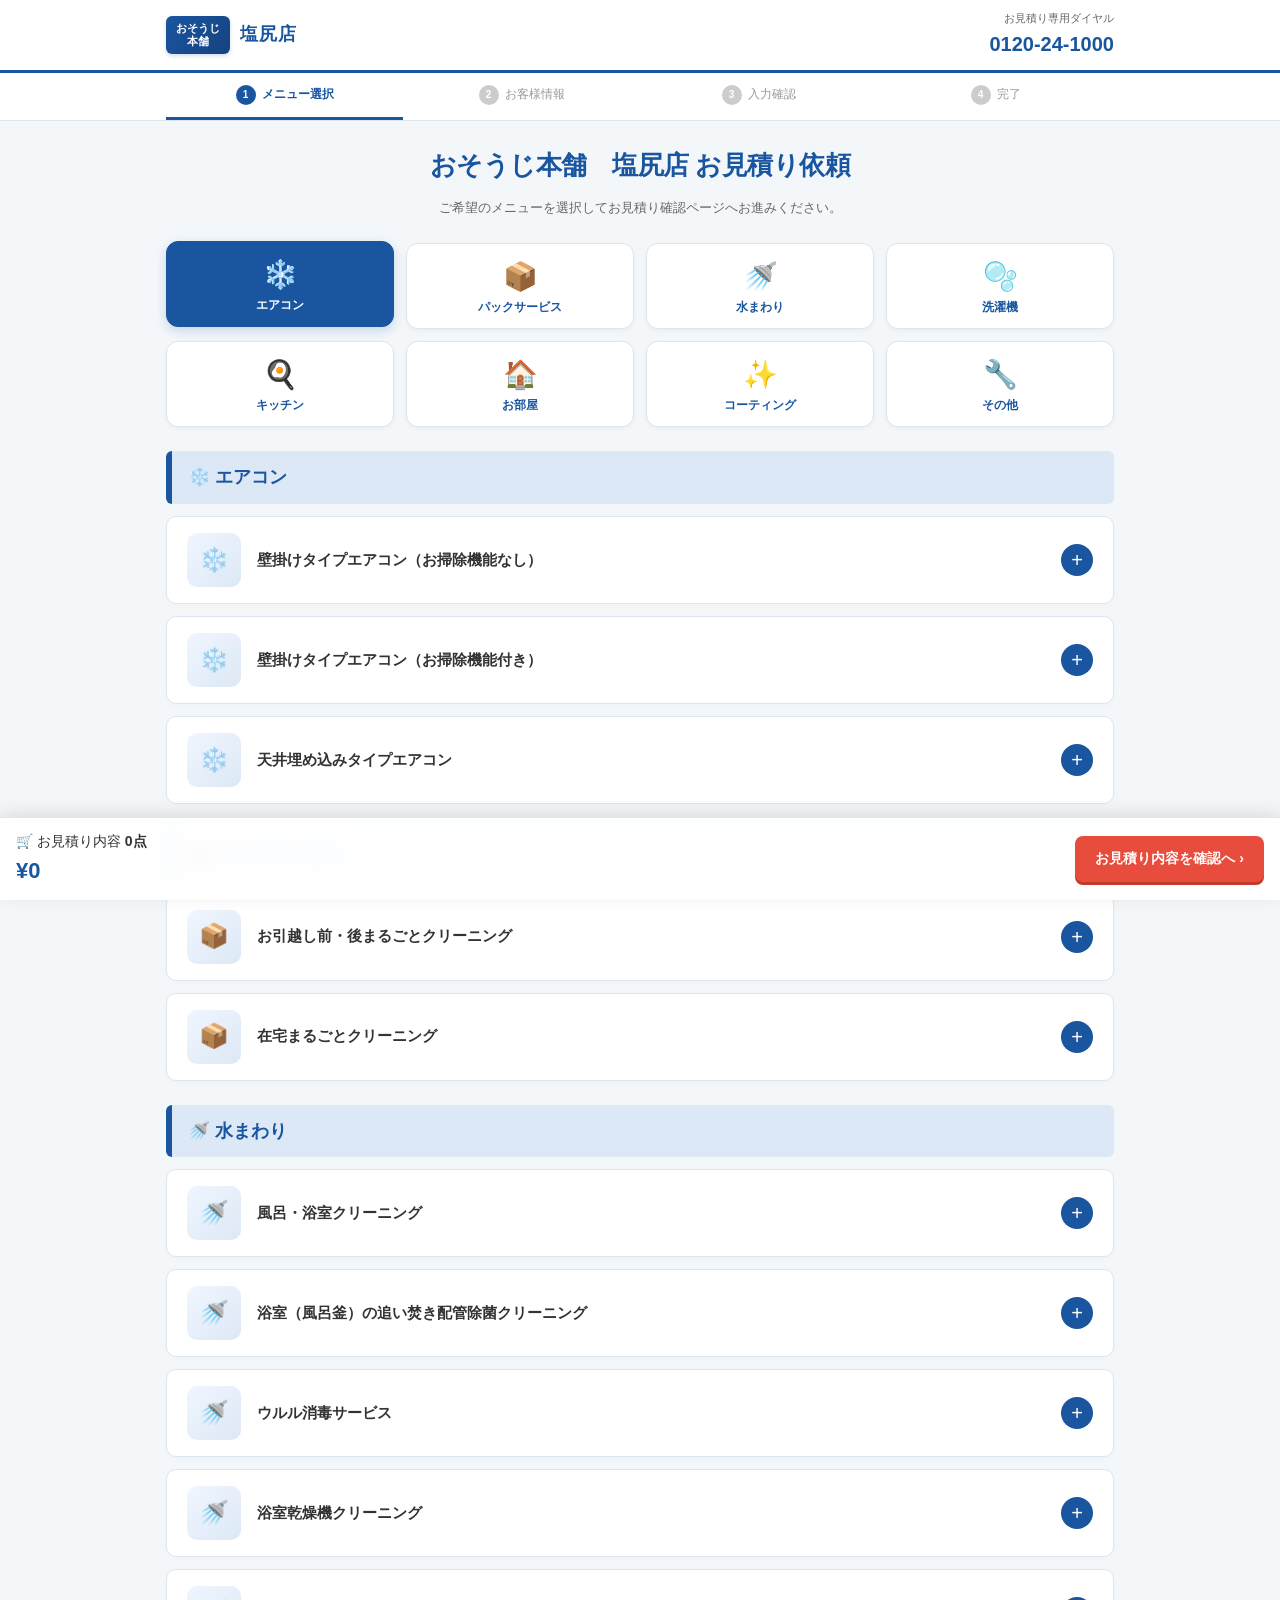
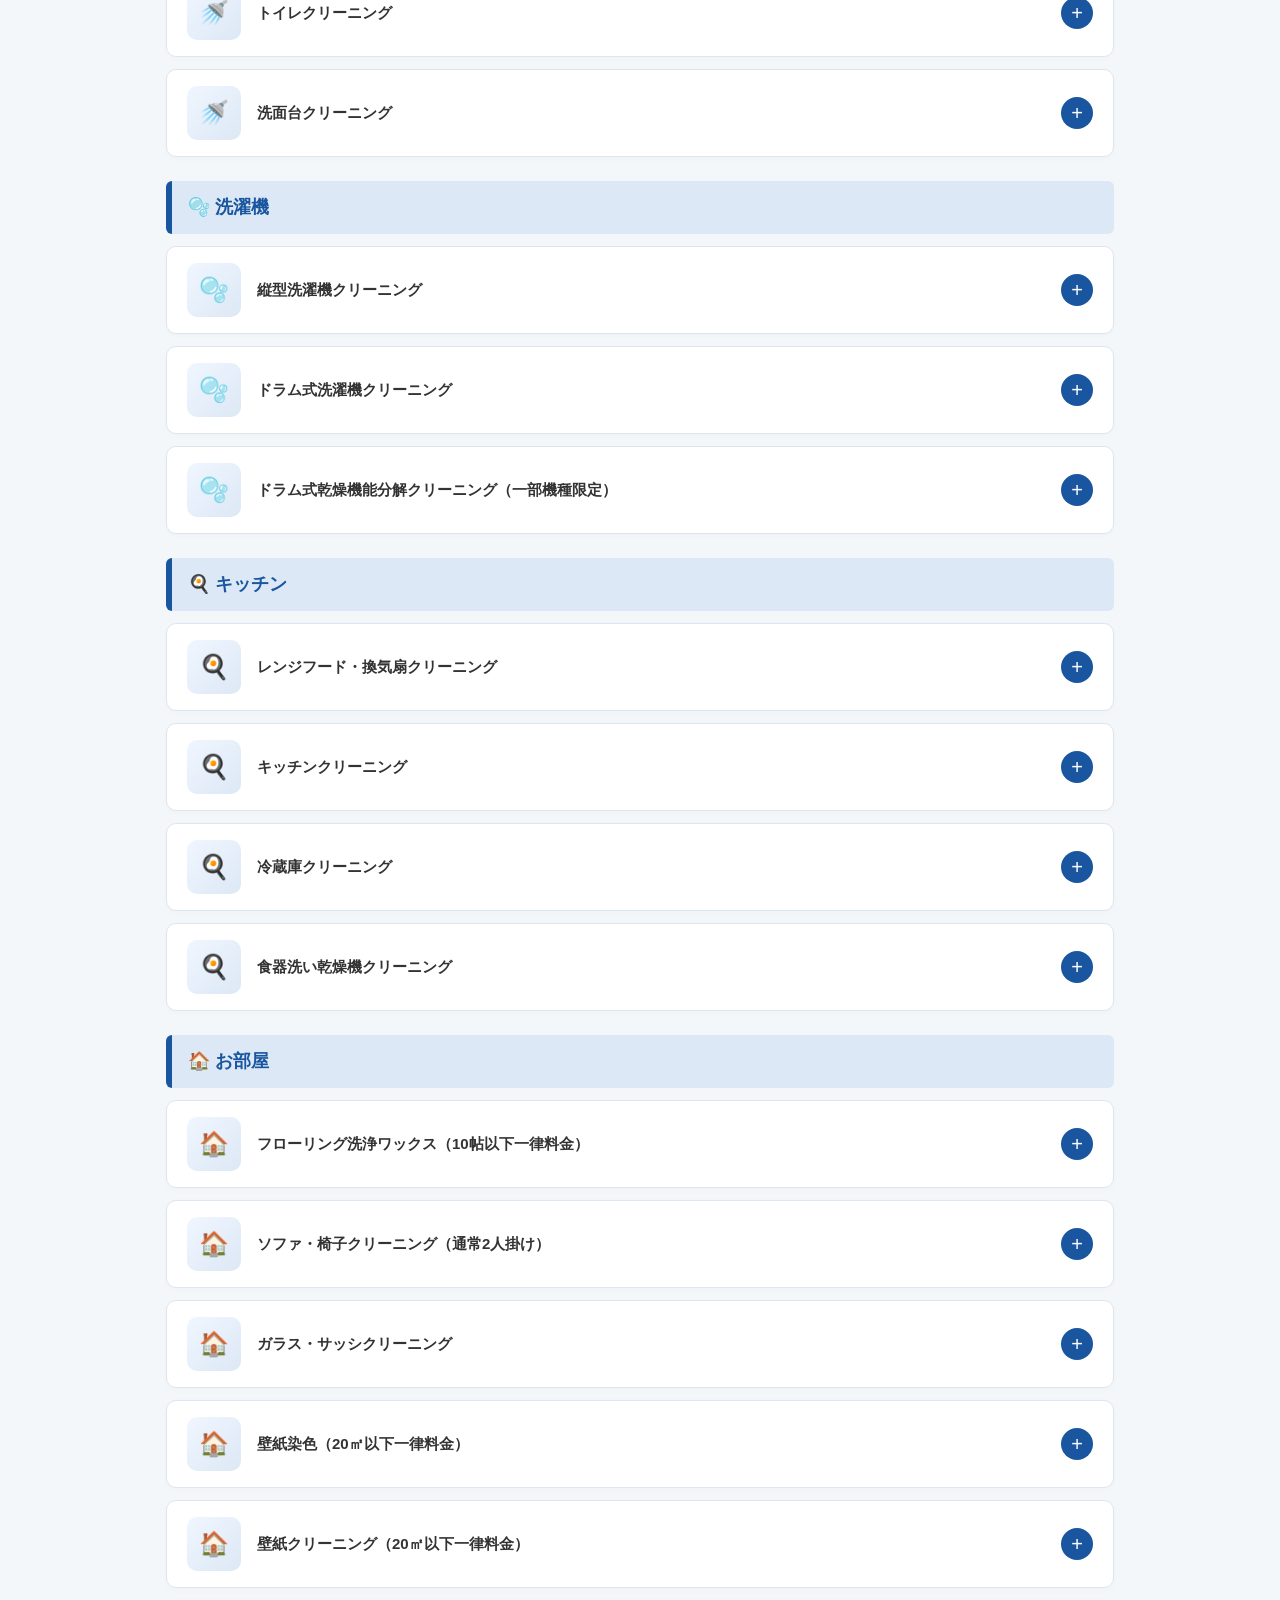
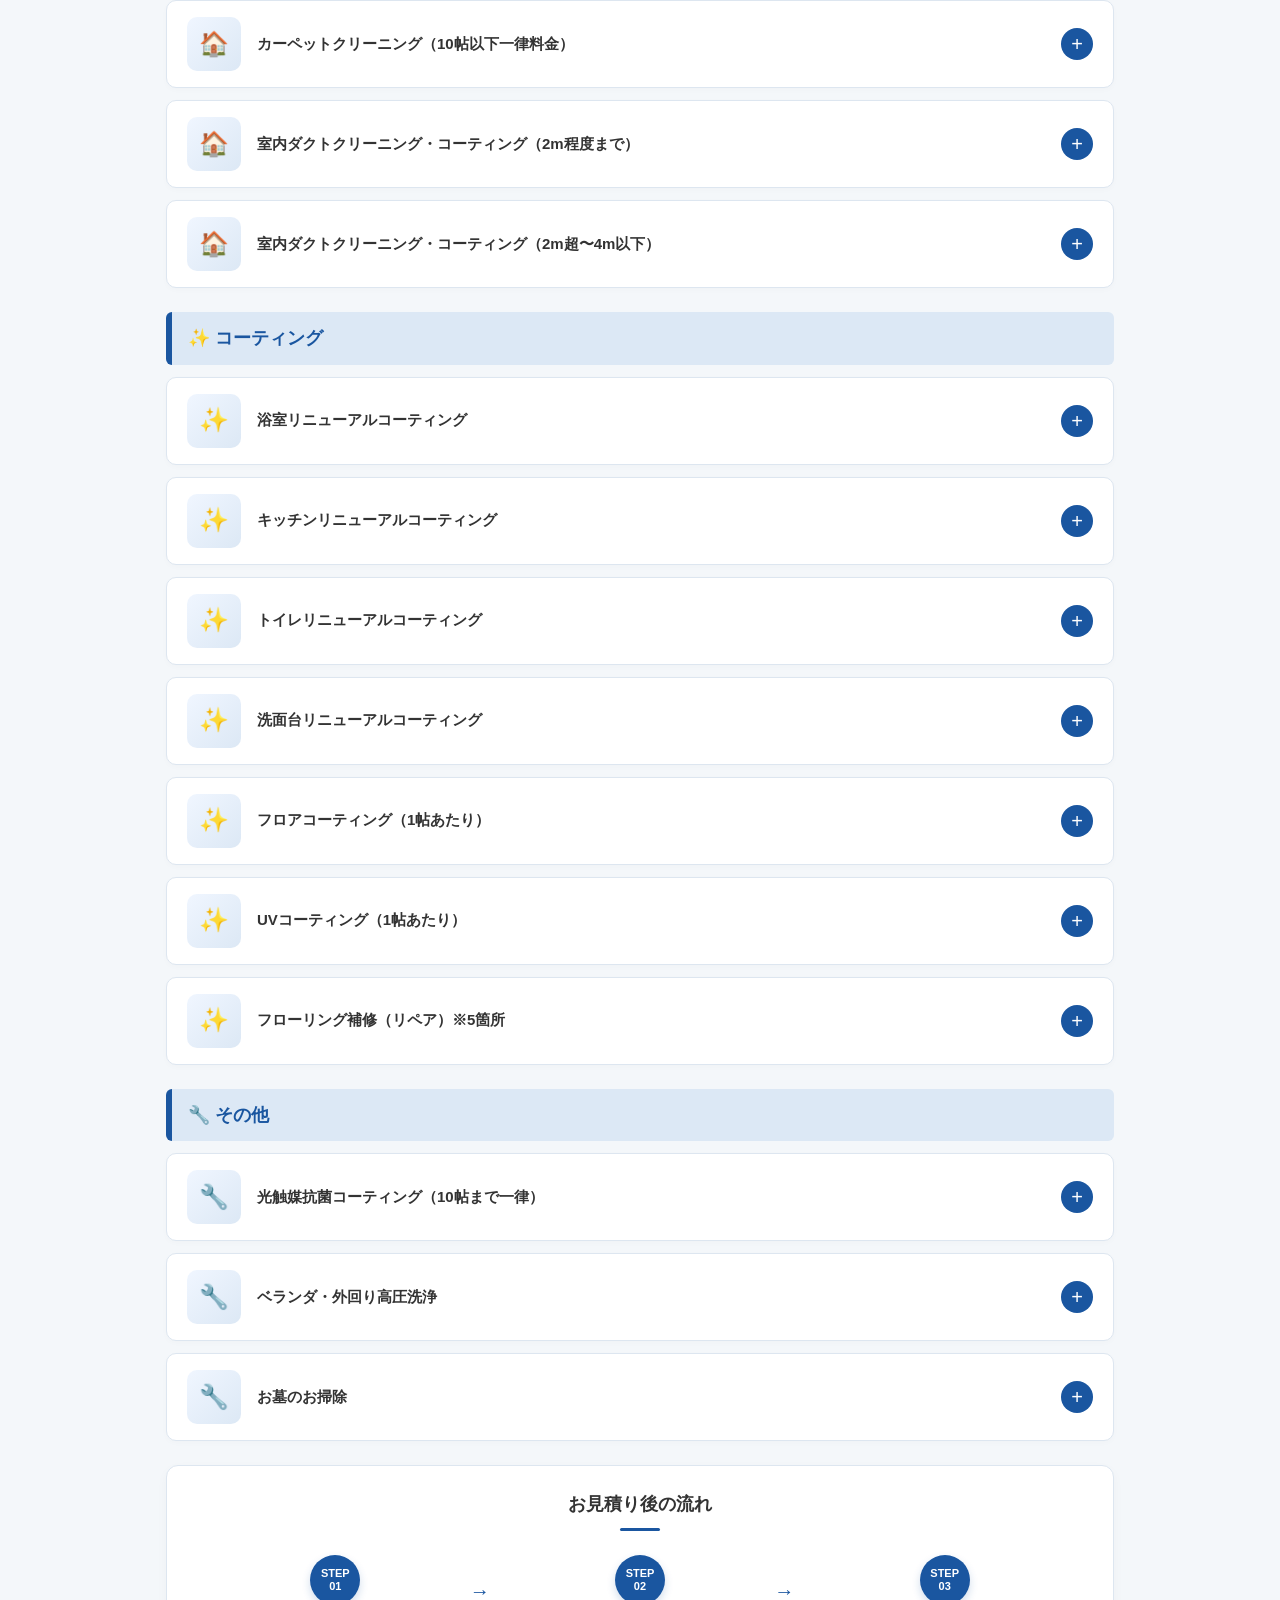
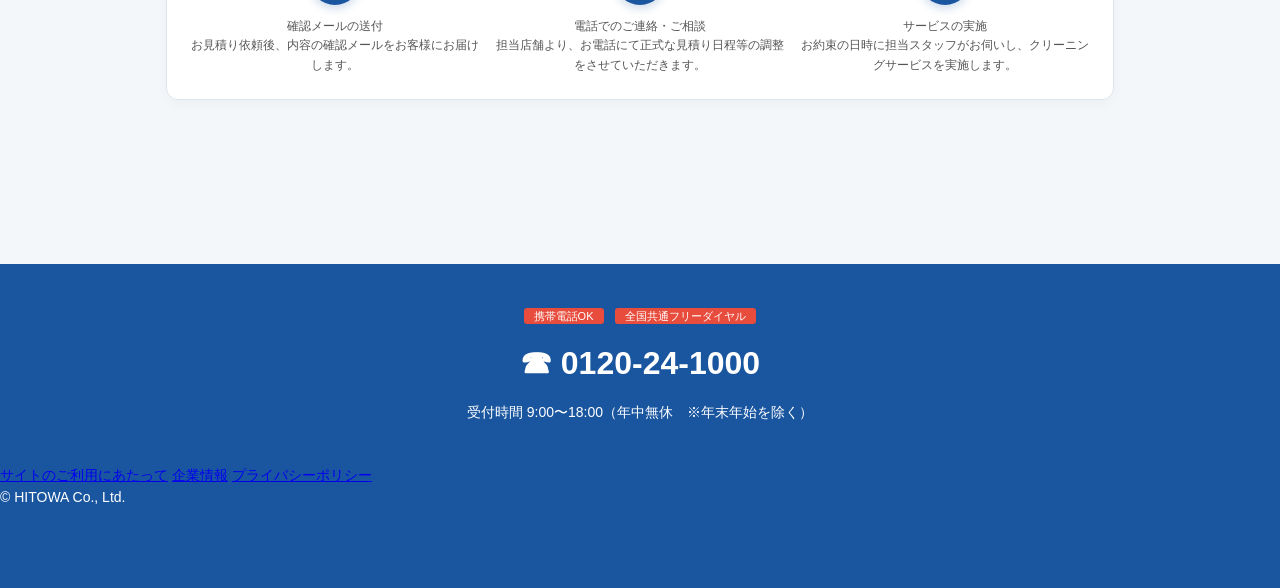
<file: index.html>
<!DOCTYPE html>
<html lang="ja">

<head>
  <meta charset="UTF-8">
  <meta name="viewport" content="width=device-width, initial-scale=1.0">
  <title>おそうじ本舗 塩尻店 | お見積り依頼</title>
  <link rel="stylesheet" href="css/style.css">
</head>

<body>
  <!-- Header -->
  <div class="header">
    <div class="header-inner">
      <div class="header-logo">
        <div class="logo-mark">おそうじ<br>本舗</div>
        <div class="logo-text">塩尻店</div>
      </div>
      <div class="header-tel">
        お見積り専用ダイヤル
        <strong>0120-24-1000</strong>
      </div>
    </div>
  </div>

  <!-- Step nav -->
  <div class="step-nav">
    <div class="step-nav-inner">
      <ul class="step-list" id="step-list">
        <li class="active" data-step="1"><span class="step-num">1</span> メニュー選択</li>
        <li data-step="2"><span class="step-num">2</span> お客様情報</li>
        <li data-step="3"><span class="step-num">3</span> 入力確認</li>
        <li data-step="4"><span class="step-num">4</span> 完了</li>
      </ul>
    </div>
  </div>

  <div class="main">

    <!-- PAGE 1: Menu Selection -->
    <div class="page active" id="page1">
      <h1 class="page-title">おそうじ本舗　塩尻店 お見積り依頼</h1>
      <p class="page-subtitle">ご希望のメニューを選択してお見積り確認ページへお進みください。</p>

      <!-- Category icon grid -->
      <div class="cat-icon-grid" id="cat-icon-grid">
        <button class="cat-icon-btn active" onclick="scrollToSection('エアコン', this)"><span class="ico">❄️</span>エアコン</button>
        <button class="cat-icon-btn" onclick="scrollToSection('パックサービス', this)"><span class="ico">📦</span>パックサービス</button>
        <button class="cat-icon-btn" onclick="scrollToSection('水まわり', this)"><span class="ico">🚿</span>水まわり</button>
        <button class="cat-icon-btn" onclick="scrollToSection('洗濯機', this)"><span class="ico">🫧</span>洗濯機</button>
        <button class="cat-icon-btn" onclick="scrollToSection('キッチン', this)"><span class="ico">🍳</span>キッチン</button>
        <button class="cat-icon-btn" onclick="scrollToSection('お部屋', this)"><span class="ico">🏠</span>お部屋</button>
        <button class="cat-icon-btn" onclick="scrollToSection('コーティング', this)"><span class="ico">✨</span>コーティング</button>
        <button class="cat-icon-btn" onclick="scrollToSection('その他', this)"><span class="ico">🔧</span>その他</button>
      </div>

      <!-- Menu column (full width, accordion) -->
      <div id="menu-col"></div>

      <!-- Flow section -->
      <div class="flow-section" style="margin-top:20px; margin-bottom:80px;">
        <div class="flow-title">お見積り後の流れ</div>
        <div class="flow-steps">
          <div class="flow-step">
            <div class="flow-step-num">STEP<br>01</div>
            <div class="flow-step-text">確認メールの送付<br>お見積り依頼後、内容の確認メールをお客様にお届けします。</div>
          </div>
          <div class="flow-step">
            <div class="flow-step-num">STEP<br>02</div>
            <div class="flow-step-text">電話でのご連絡・ご相談<br>担当店舗より、お電話にて正式な見積り日程等の調整をさせていただきます。</div>
          </div>
          <div class="flow-step">
            <div class="flow-step-num">STEP<br>03</div>
            <div class="flow-step-text">サービスの実施<br>お約束の日時に担当スタッフがお伺いし、クリーニングサービスを実施します。</div>
          </div>
        </div>
      </div>
    </div>

    <!-- PAGE 2: Customer Info -->
    <div class="page" id="page2">
      <div class="campaign-info-box">
        <strong>WEB限定キャンペーン実施中！</strong><br>
        2台以上のセットでさらにお得。エアコンクリーニングは今がチャンスです。
      </div>

      <div class="form-section-title">お客様情報の入力</div>

      <div class="form-row">
        <label class="form-label">お名前 <span class="req-badge">必須</span></label>
        <div class="form-row-inline">
          <input type="text" class="form-input" id="f-sei" placeholder="姓（例：山田）">
          <input type="text" class="form-input" id="f-mei" placeholder="名（例：太郎）">
        </div>
        <div class="error-msg" id="err-sei">姓を入力してください</div>
        <div class="error-msg" id="err-mei">名を入力してください</div>
      </div>

      <div class="form-row">
        <label class="form-label">お名前（ふりがな） <span class="opt-badge">任意</span></label>
        <div class="form-row-inline">
          <input type="text" class="form-input" id="f-sei-kana" placeholder="せい">
          <input type="text" class="form-input" id="f-mei-kana" placeholder="めい">
        </div>
      </div>

      <div class="form-row">
        <label class="form-label">性別 <span class="opt-badge">任意</span></label>
        <div class="gender-group">
          <label class="gender-label"><input type="radio" name="gender" value="男性" class="form-radio" checked> 男性</label>
          <label class="gender-label"><input type="radio" name="gender" value="女性" class="form-radio"> 女性</label>
        </div>
      </div>

      <div class="form-row">
        <label class="form-label">メールアドレス <span class="req-badge">必須</span></label>
        <input type="email" class="form-input" id="f-email" placeholder="example@osouji.co.jp">
        <div class="error-msg" id="err-email">有効なメールアドレスを入力してください</div>
      </div>

      <div class="form-row">
        <label class="form-label">電話番号 <span class="req-badge">必須</span></label>
        <div class="form-row-inline" style="align-items: center;">
          <input type="tel" class="form-input" id="f-tel1" maxlength="4" style="text-align:center;" placeholder="090">
          <span>-</span>
          <input type="tel" class="form-input" id="f-tel2" maxlength="4" style="text-align:center;" placeholder="1234">
          <span>-</span>
          <input type="tel" class="form-input" id="f-tel3" maxlength="4" style="text-align:center;" placeholder="5678">
        </div>
        <div class="error-msg" id="err-tel">電話番号を正しく入力してください</div>
      </div>

      <div class="form-section-title">サービス訪問先</div>

      <div class="form-row">
        <label class="form-label">郵便番号 <span class="req-badge">必須</span></label>
        <div class="form-row-inline" style="align-items: center; max-width: 200px;">
          <input type="tel" class="form-input" id="f-zip1" maxlength="3" placeholder="399">
          <span>-</span>
          <input type="tel" class="form-input" id="f-zip2" maxlength="4" placeholder="0701">
        </div>
      </div>

      <div class="form-row">
        <label class="form-label">都道府県 <span class="req-badge">必須</span></label>
        <select class="form-select" id="f-pref">
          <option value="長野県" selected>長野県</option>
          <option value="東京都">東京都</option>
          <option value="愛知県">愛知県</option>
        </select>
        <div class="error-msg" id="err-pref">選択してください</div>
      </div>

      <div class="form-row">
        <label class="form-label">市区町村 <span class="req-badge">必須</span></label>
        <input type="text" class="form-input" id="f-city" placeholder="例：塩尻市広丘高出">
        <div class="error-msg" id="err-city">入力してください</div>
      </div>

      <div class="form-row">
        <label class="form-label">番地・建物名 <span class="opt-badge">任意</span></label>
        <input type="text" class="form-input" id="f-addr" placeholder="例：1-2-3" style="margin-bottom:8px;">
        <input type="text" class="form-input" id="f-apt" placeholder="建物名・号室">
      </div>

      <div class="form-section-title">希望日時・その他</div>

      <div class="form-row">
        <label class="form-label">サービス希望日 <span class="req-badge">必須</span></label>
        <input type="date" class="form-input" id="f-date">
        <div class="error-msg" id="err-date">希望日を選択してください</div>
      </div>

      <div class="form-row">
        <label class="form-label">希望時間帯 <span class="opt-badge">任意</span></label>
        <select class="form-select" id="f-time">
          <option value="">指定なし</option>
          <option value="午前中">午前中 (9:00〜12:00)</option>
          <option value="12:00〜15:00">12:00〜15:00</option>
          <option value="15:00〜18:00">15:00〜18:00</option>
        </select>
      </div>

      <div class="form-row">
        <label class="form-label">備考・ご要望 <span class="opt-badge">任意</span></label>
        <textarea class="form-textarea" id="f-note" rows="4" placeholder="駐車場の有無、ペットの有無など気になる点がございましたらご記入ください。"></textarea>
      </div>

      <div class="notice-box">
        ※本フォームからの送信は正式な注文ではありません。担当店舗より内容確認のお電話をさせていただき、日程が確定した時点で予約完了となります。
      </div>

      <div class="form-check-wrap">
        <input type="checkbox" class="form-check" id="f-policy">
        <label class="check-label" for="f-policy">
          <a href="#" class="policy-link">プライバシーポリシー</a> に同意する
        </label>
      </div>

      <button class="btn-submit" onclick="goToConfirm()">確認画面へ進む ›</button>
      <button class="btn-back-center" onclick="goToPage(1)" style="margin-top:10px;">‹ メニュー選択に戻る</button>
    </div>

    <!-- PAGE 3: Confirmation -->
    <div class="page" id="page3">
      <h2 class="page-title">入力内容の確認</h2>
      <p class="page-subtitle">以下の内容でよろしければ「お見積りを申し込む」ボタンを押してください。</p>

      <div class="confirm-box">
        <div class="confirm-box-head">お客様情報</div>
        <table class="confirm-table">
          <tr><th>お名前</th><td id="c-name"></td></tr>
          <tr><th>ふりがな</th><td id="c-kana"></td></tr>
          <tr><th>性別</th><td id="c-gender"></td></tr>
          <tr><th>メール</th><td id="c-email"></td></tr>
          <tr><th>電話番号</th><td id="c-tel"></td></tr>
          <tr><th>ご住所</th><td id="c-addr"></td></tr>
          <tr><th>希望日時</th><td id="c-datetime"></td></tr>
          <tr><th>備考</th><td id="c-note"></td></tr>
        </table>
      </div>

      <div class="confirm-box">
        <div class="confirm-box-head">ご依頼メニュー</div>
        <div id="c-menu-items" style="padding:12px 16px;"></div>
        <div style="padding:12px 16px; border-top:2px solid #1a56a0;">
          <div class="summary-grand"><span>合計金額（税込）</span><span id="c-total"></span></div>
        </div>
      </div>

      <p style="font-size:12px; color:#888; text-align:center; margin-bottom:20px;">
        ※表示金額はお見積り額です。正式なお見積りは担当店舗よりご連絡いたします。</p>

      <button class="btn-submit" onclick="submitForm()">お見積りを申し込む</button>
      <button class="btn-back-center" onclick="goToPage(2)" style="margin-top:10px;">修正する ‹</button>
    </div>

    <!-- PAGE 4: Complete -->
    <div class="page" id="page4">
      <div class="complete-wrap">
        <div class="complete-icon-big">
          <svg width="40" height="40" viewBox="0 0 24 24" fill="none">
            <path d="M5 12l5 5L19 7" stroke="#fff" stroke-width="2.5" stroke-linecap="round" stroke-linejoin="round" />
          </svg>
        </div>
        <div class="complete-title">お見積りの申し込みが完了しました</div>
        <div class="complete-text">
          お見積り依頼いただきありがとうございます。<br>
          担当店舗よりご連絡をさせていただきます。<br>
          <br>
          受付時間：9:00〜18:00（年末年始を除く）<br>
          お問い合わせ：<strong style="color:#1a56a0;">0120-24-1000</strong>
        </div>
        <div class="complete-summary" id="complete-summary"></div>
        <div class="flow-section" style="max-width:600px; margin:20px auto 0;">
          <div class="flow-title">お見積り後の流れ</div>
          <div class="flow-steps">
            <div class="flow-step">
              <div class="flow-step-num">STEP<br>01</div>
              <div class="flow-step-text">確認メールの送付</div>
            </div>
            <div class="flow-step">
              <div class="flow-step-num">STEP<br>02</div>
              <div class="flow-step-text">電話でのご連絡・ご相談</div>
            </div>
            <div class="flow-step">
              <div class="flow-step-num">STEP<br>03</div>
              <div class="flow-step-text">サービスの実施</div>
            </div>
          </div>
        </div>
        <button class="btn-submit" onclick="resetAll()" style="margin-top:30px; max-width:300px;">新しいお見積りを作成する</button>
      </div>
    </div>

  </div><!-- /main -->

  <!-- Footer -->
  <div class="footer">
    <div class="footer-tel">
      <div style="font-size:14px; margin-bottom:4px;">
        <span
          style="background:#e74c3c;padding:2px 10px;border-radius:3px;font-size:11px;margin-right:8px;">携帯電話OK</span>
        <span style="background:#e74c3c;padding:2px 10px;border-radius:3px;font-size:11px;">全国共通フリーダイヤル</span>
      </div>
      <div class="footer-tel-num">☎ 0120-24-1000</div>
      <div class="footer-tel-note">受付時間 9:00〜18:00（年中無休　※年末年始を除く）</div>
    </div>
    <div class="footer-links">
      <a href="#">サイトのご利用にあたって</a>
      <a href="#">企業情報</a>
      <a href="#">プライバシーポリシー</a>
    </div>
    <div class="footer-bottom">© HITOWA Co., Ltd.</div>
  </div>

  <!-- Sticky cart bar -->
  <div class="sticky-cart" id="sticky-cart">
    <div class="sticky-cart-info">
      <div>🛒 お見積り内容 <strong id="cart-badge">0点</strong></div>
      <div class="sticky-cart-total" id="s-total">¥0</div>
    </div>
    <button class="sticky-cart-btn" id="go-cart-btn" onclick="goToPage(2)" disabled>
      お見積り内容を確認へ ›
    </button>
  </div>

  <script src="js/script.js"></script>
</body>
</html>
</file>
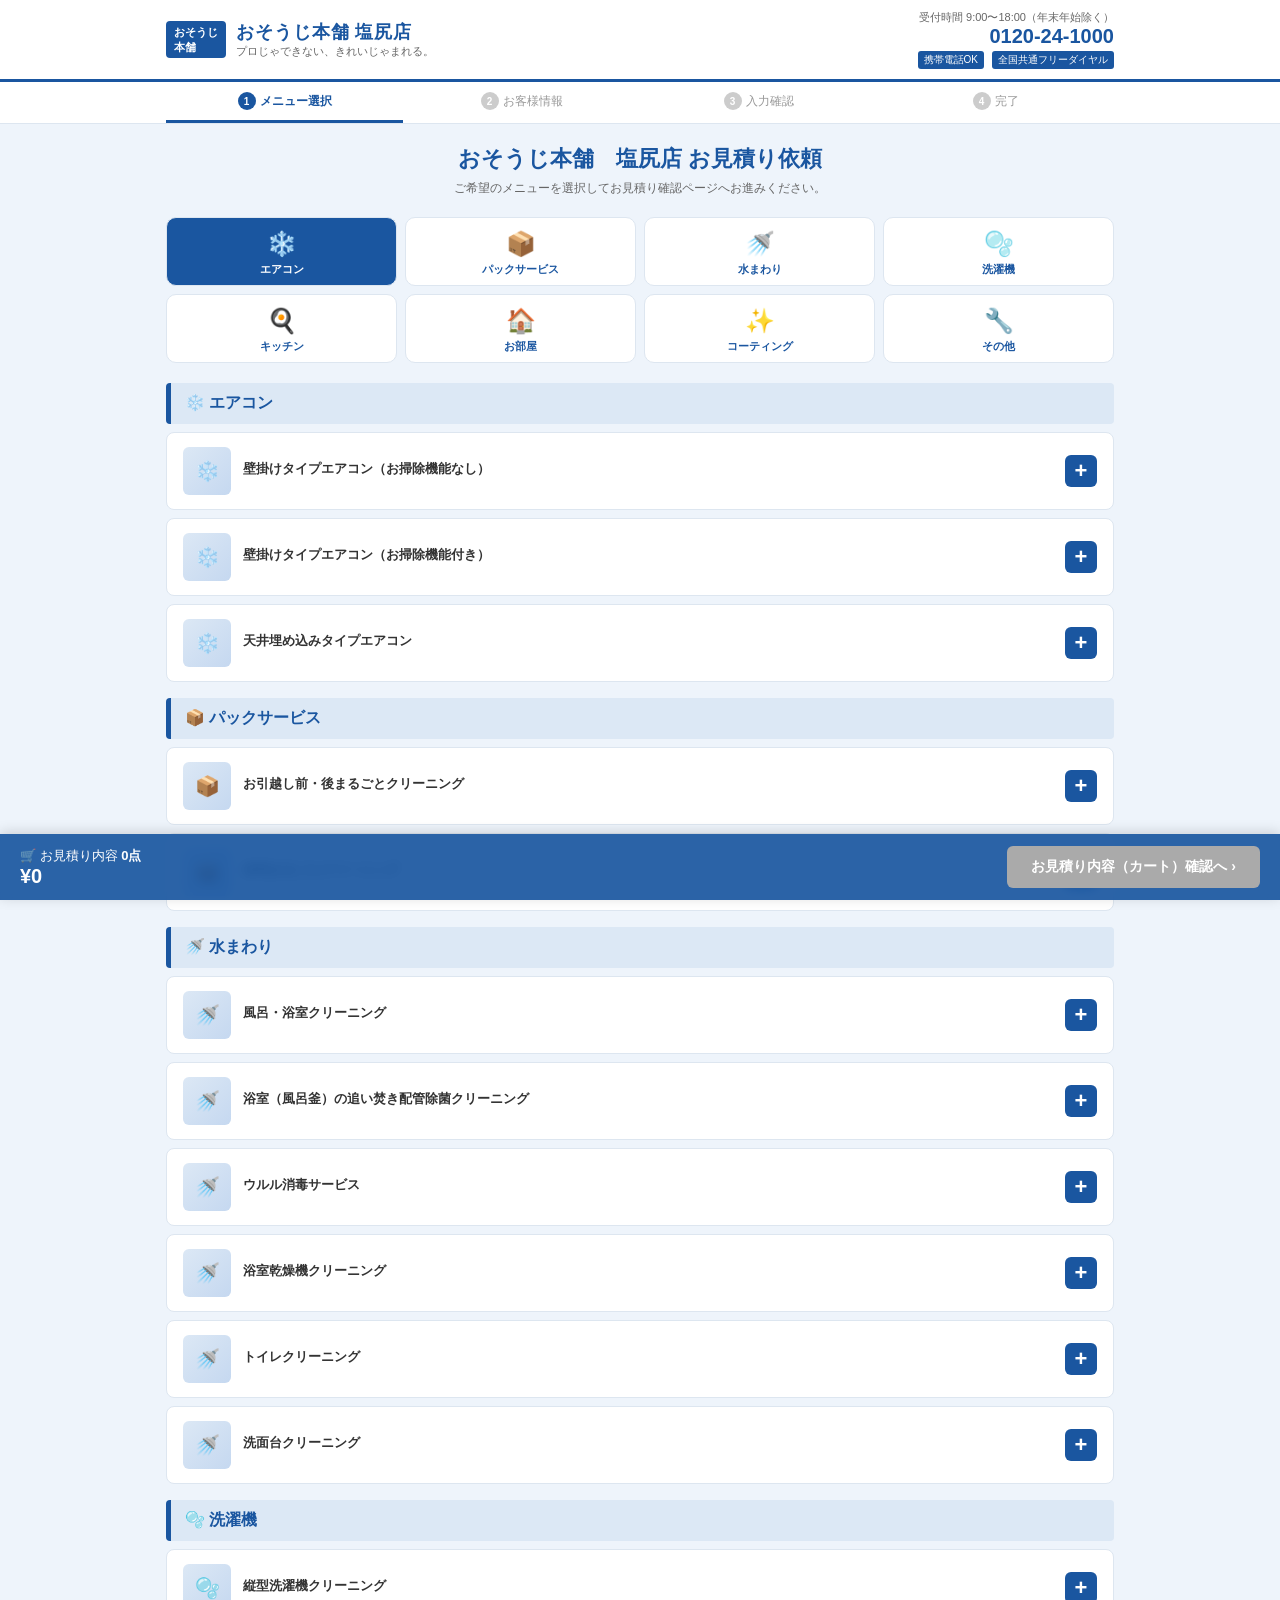
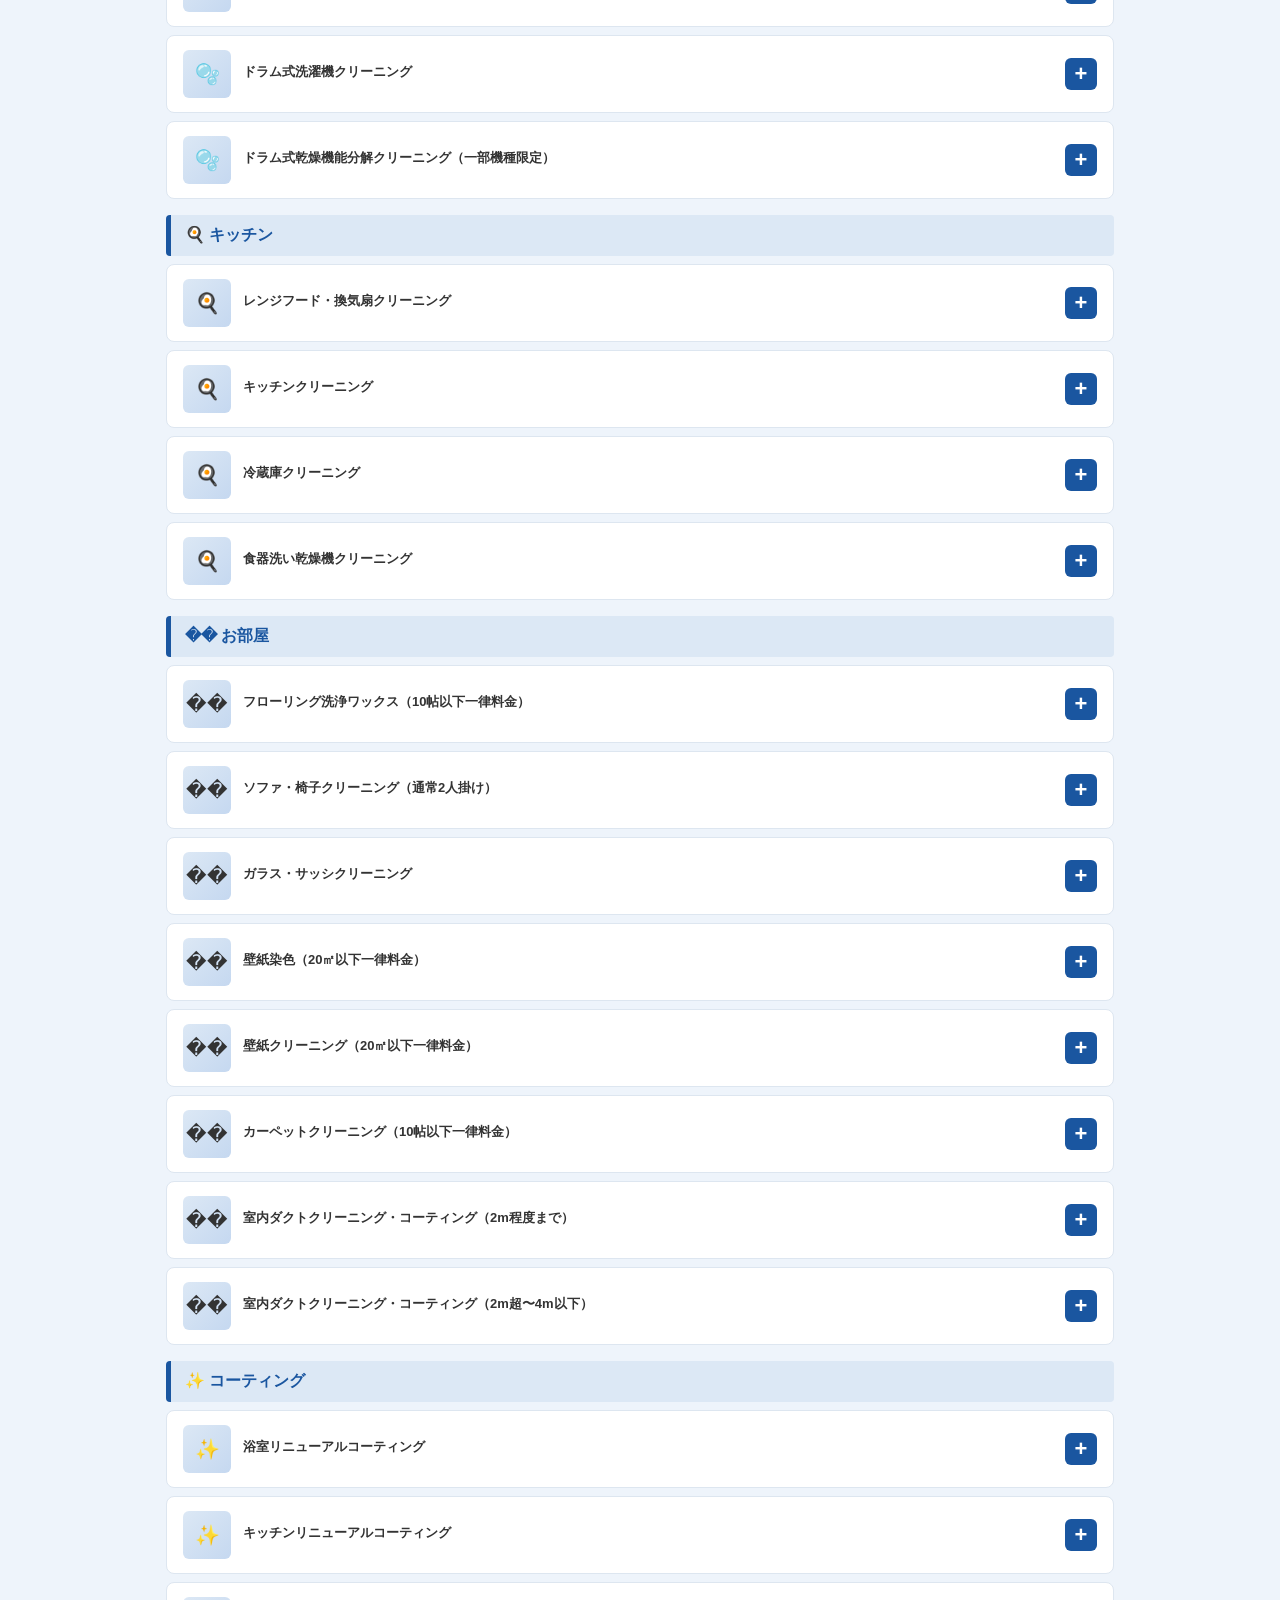
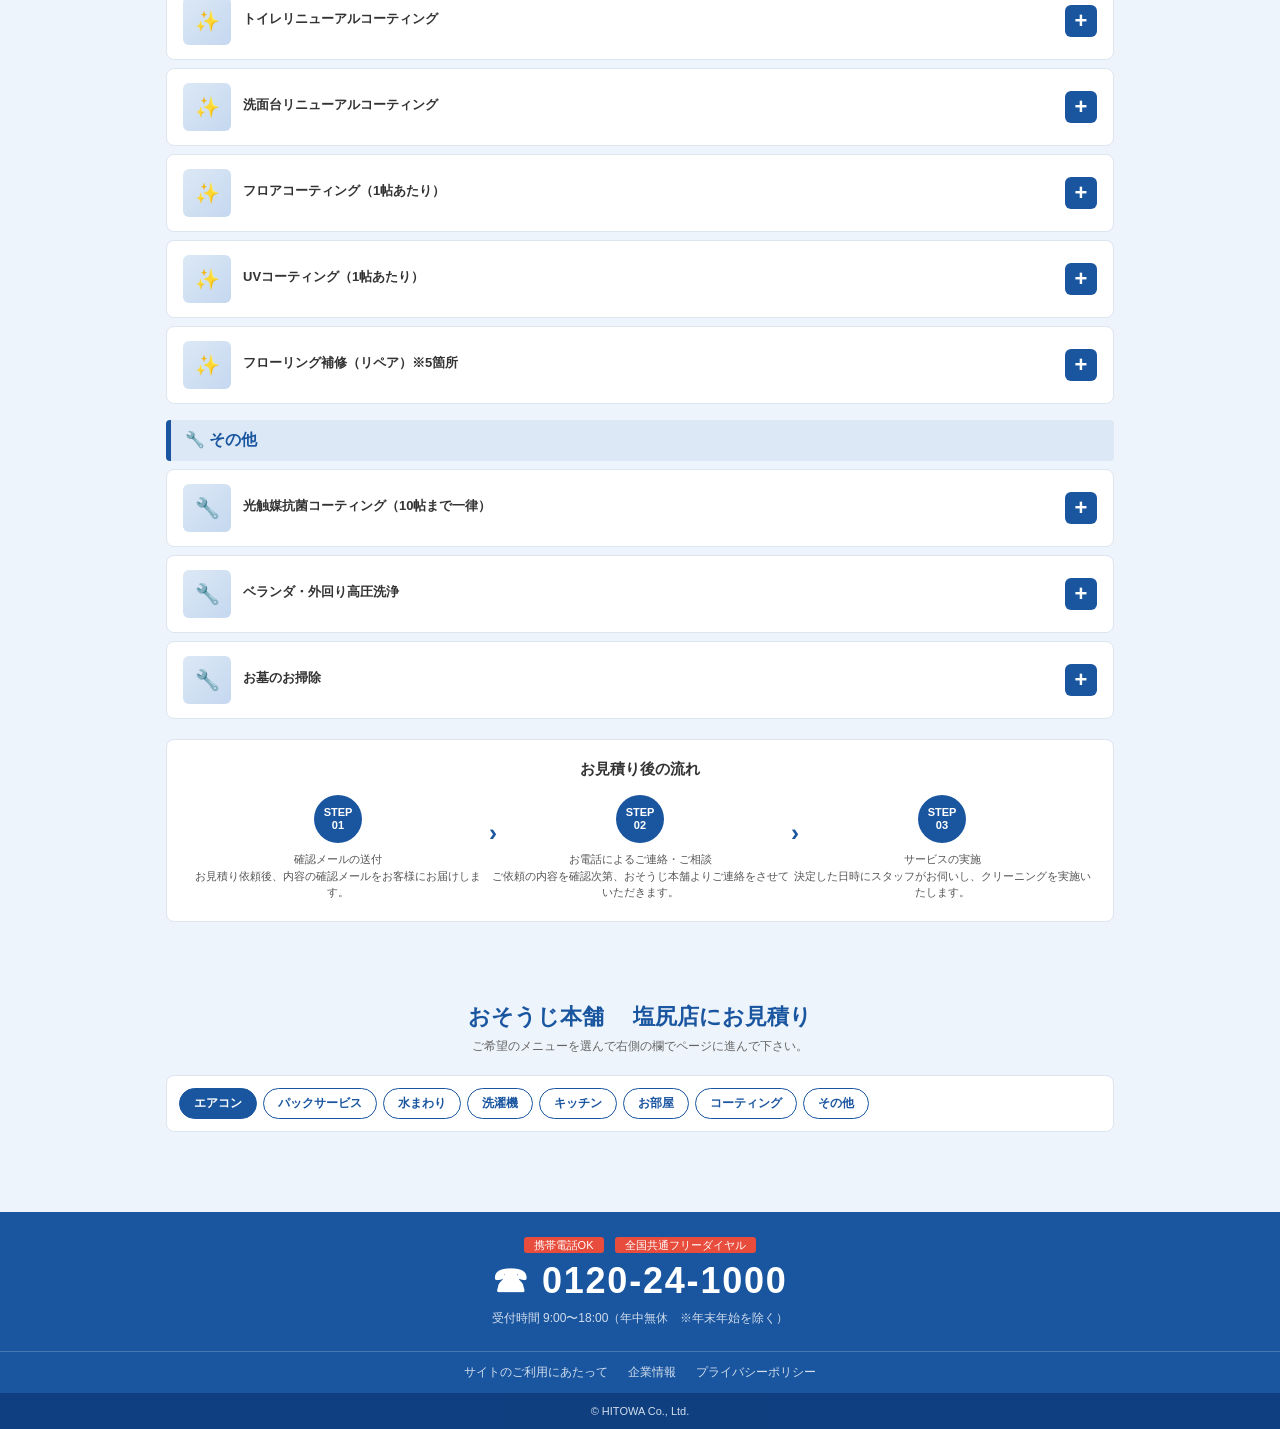
<file: osoujihonpo_reservation_system.html>
<!DOCTYPE html>
<html lang="ja">

<head>
  <meta charset="UTF-8">
  <meta name="viewport" content="width=device-width, initial-scale=1.0">
  <title>おそうじ本舗 塩尻店 | お見積り依頼</title>
  <style>
    * {
      box-sizing: border-box;
      margin: 0;
      padding: 0;
    }

    body {
      font-family: 'Hiragino Kaku Gothic ProN', 'Hiragino Sans', 'Meiryo', sans-serif;
      background: #eef4fb;
      color: #333;
      font-size: 14px;
    }

    /* Header */
    .header {
      background: #fff;
      border-bottom: 3px solid #1a56a0;
      padding: 10px 0;
    }

    .header-inner {
      max-width: 980px;
      margin: 0 auto;
      padding: 0 16px;
      display: flex;
      align-items: center;
      justify-content: space-between;
    }

    .header-logo {
      display: flex;
      align-items: center;
      gap: 10px;
    }

    .logo-mark {
      background: #1a56a0;
      color: #fff;
      font-size: 11px;
      font-weight: bold;
      padding: 4px 8px;
      border-radius: 4px;
      line-height: 1.3;
    }

    .logo-text {
      font-size: 18px;
      font-weight: bold;
      color: #1a56a0;
      letter-spacing: 0.05em;
    }

    .header-tel {
      font-size: 11px;
      color: #666;
      text-align: right;
    }

    .header-tel strong {
      font-size: 20px;
      color: #1a56a0;
      display: block;
    }

    /* Step nav */
    .step-nav {
      background: #fff;
      border-bottom: 1px solid #dde6f0;
    }

    .step-nav-inner {
      max-width: 980px;
      margin: 0 auto;
      padding: 0 16px;
    }

    .step-list {
      display: flex;
      list-style: none;
    }

    .step-list li {
      flex: 1;
      text-align: center;
      padding: 10px 4px;
      font-size: 12px;
      color: #999;
      border-bottom: 3px solid transparent;
      cursor: default;
      display: flex;
      align-items: center;
      justify-content: center;
      gap: 4px;
    }

    .step-list li.active {
      color: #1a56a0;
      border-bottom-color: #1a56a0;
      font-weight: bold;
    }

    .step-list li.done {
      color: #27ae60;
      border-bottom-color: #27ae60;
    }

    .step-num {
      display: inline-flex;
      width: 18px;
      height: 18px;
      border-radius: 50%;
      background: #ccc;
      color: #fff;
      font-size: 10px;
      align-items: center;
      justify-content: center;
      font-weight: bold;
      flex-shrink: 0;
    }

    .step-list li.active .step-num {
      background: #1a56a0;
    }

    .step-list li.done .step-num {
      background: #27ae60;
    }

    /* Main layout */
    .main {
      max-width: 980px;
      margin: 0 auto;
      padding: 20px 16px;
    }

    .page-title {
      font-size: 22px;
      font-weight: bold;
      color: #1a56a0;
      text-align: center;
      margin-bottom: 6px;
    }

    .page-subtitle {
      text-align: center;
      font-size: 12px;
      color: #666;
      margin-bottom: 20px;
    }

    /* Category tabs */
    .cat-tabs {
      display: flex;
      flex-wrap: wrap;
      gap: 6px;
      margin-bottom: 20px;
      background: #fff;
      padding: 12px;
      border-radius: 8px;
      border: 1px solid #dde6f0;
    }

    .cat-tab {
      padding: 6px 14px;
      border-radius: 20px;
      border: 1.5px solid #1a56a0;
      color: #1a56a0;
      font-size: 12px;
      font-weight: bold;
      cursor: pointer;
      background: #fff;
      transition: all 0.15s;
      white-space: nowrap;
    }

    .cat-tab:hover,
    .cat-tab.active {
      background: #1a56a0;
      color: #fff;
    }

    /* Two-column layout */
    .layout {
      display: flex;
      gap: 20px;
      align-items: flex-start;
    }

    .menu-col {
      flex: 1;
      min-width: 0;
    }

    .sidebar {
      width: 280px;
      flex-shrink: 0;
      position: sticky;
      top: 10px;
    }

    /* Section */
    .section {
      margin-bottom: 16px;
    }

    .section-title {
      font-size: 16px;
      font-weight: bold;
      color: #1a56a0;
      padding: 10px 14px;
      background: #dce8f5;
      border-left: 5px solid #1a56a0;
      border-radius: 4px;
      margin-bottom: 8px;
      display: flex;
      align-items: center;
      gap: 6px;
    }

    .section-title svg {
      flex-shrink: 0;
    }

    /* Menu item card */
    .menu-card {
      background: #fff;
      border: 1px solid #dde6f0;
      border-radius: 8px;
      padding: 12px;
      margin-bottom: 8px;
      display: flex;
      align-items: center;
      gap: 12px;
      transition: box-shadow 0.15s;
    }

    .menu-card:hover {
      box-shadow: 0 2px 8px rgba(26, 86, 160, 0.12);
    }

    .menu-icon {
      width: 48px;
      height: 48px;
      object-fit: contain;
      flex-shrink: 0;
      background: #eef4fb;
      border-radius: 6px;
      display: flex;
      align-items: center;
      justify-content: center;
      overflow: hidden;
    }

    .menu-icon img {
      width: 100%;
      height: 100%;
      object-fit: contain;
    }

    .menu-icon-placeholder {
      width: 48px;
      height: 48px;
      background: linear-gradient(135deg, #dce8f5 0%, #c5d8f0 100%);
      border-radius: 6px;
      display: flex;
      align-items: center;
      justify-content: center;
      font-size: 20px;
      flex-shrink: 0;
    }

    .menu-info {
      flex: 1;
      min-width: 0;
    }

    .menu-name {
      font-size: 13px;
      font-weight: bold;
      color: #333;
      margin-bottom: 4px;
      line-height: 1.4;
    }

    .menu-price-wrap {
      display: flex;
      align-items: center;
      gap: 8px;
      flex-wrap: wrap;
    }

    .menu-price {
      font-size: 16px;
      font-weight: bold;
      color: #1a56a0;
    }

    .menu-price-unit {
      font-size: 11px;
      color: #666;
    }

    .campaign-tag {
      background: #e74c3c;
      color: #fff;
      font-size: 10px;
      font-weight: bold;
      padding: 2px 6px;
      border-radius: 3px;
    }

    .menu-note {
      font-size: 11px;
      color: #888;
      margin-top: 3px;
    }

    .counter {
      display: flex;
      align-items: center;
      gap: 8px;
      flex-shrink: 0;
    }

    .counter-btn {
      width: 32px;
      height: 32px;
      border-radius: 50%;
      border: 2px solid #1a56a0;
      background: #fff;
      color: #1a56a0;
      font-size: 18px;
      font-weight: bold;
      cursor: pointer;
      display: flex;
      align-items: center;
      justify-content: center;
      line-height: 1;
      transition: all 0.1s;
    }

    .counter-btn:hover:not(:disabled) {
      background: #1a56a0;
      color: #fff;
    }

    .counter-btn:disabled {
      border-color: #ccc;
      color: #ccc;
      cursor: default;
    }

    .counter-val {
      font-size: 16px;
      font-weight: bold;
      min-width: 24px;
      text-align: center;
      color: #333;
    }

    /* Sidebar cart */
    .sidebar-box {
      background: #fff;
      border: 1px solid #dde6f0;
      border-radius: 8px;
      overflow: hidden;
      margin-bottom: 14px;
    }

    .sidebar-head {
      background: #1a56a0;
      color: #fff;
      padding: 10px 14px;
      font-size: 13px;
      font-weight: bold;
      display: flex;
      align-items: center;
      justify-content: space-between;
    }

    .sidebar-body {
      padding: 12px 14px;
    }

    .cart-count-badge {
      background: #e74c3c;
      color: #fff;
      border-radius: 12px;
      padding: 2px 8px;
      font-size: 12px;
      font-weight: bold;
    }

    .cart-line {
      display: flex;
      justify-content: space-between;
      align-items: flex-start;
      gap: 8px;
      padding: 8px 0;
      border-bottom: 1px dashed #eee;
      font-size: 12px;
    }

    .cart-line:last-child {
      border-bottom: none;
    }

    .cart-line-name {
      color: #333;
      flex: 1;
      line-height: 1.4;
    }

    .cart-line-price {
      color: #1a56a0;
      font-weight: bold;
      white-space: nowrap;
    }

    .cart-empty {
      color: #aaa;
      font-size: 12px;
      text-align: center;
      padding: 16px 0;
    }

    .total-section {
      border-top: 2px solid #1a56a0;
      padding-top: 10px;
      margin-top: 4px;
    }

    .total-row-s {
      display: flex;
      justify-content: space-between;
      font-size: 12px;
      padding: 3px 0;
      color: #555;
    }

    .total-row-s.discount {
      color: #e74c3c;
    }

    .total-row-s.grand {
      font-size: 16px;
      font-weight: bold;
      color: #1a56a0;
      padding-top: 6px;
      border-top: 1px solid #dde6f0;
      margin-top: 4px;
    }

    .tax-note {
      font-size: 10px;
      color: #888;
      text-align: right;
      margin-top: 4px;
    }

    .btn-next {
      display: block;
      width: 100%;
      padding: 14px;
      background: #e74c3c;
      color: #fff;
      border: none;
      border-radius: 6px;
      font-size: 14px;
      font-weight: bold;
      cursor: pointer;
      text-align: center;
      transition: background 0.15s;
      margin-top: 10px;
    }

    .btn-next:hover:not(:disabled) {
      background: #c0392b;
    }

    .btn-next:disabled {
      background: #ccc;
      cursor: default;
    }

    .btn-back {
      display: block;
      width: 100%;
      padding: 10px;
      background: #fff;
      color: #1a56a0;
      border: 1.5px solid #1a56a0;
      border-radius: 6px;
      font-size: 13px;
      font-weight: bold;
      cursor: pointer;
      text-align: center;
      transition: all 0.15s;
      margin-top: 8px;
    }

    .btn-back:hover {
      background: #eef4fb;
    }

    /* Page 2: Cart review */
    .cart-review-card {
      background: #fff;
      border: 1px solid #dde6f0;
      border-radius: 8px;
      padding: 16px;
      margin-bottom: 16px;
      display: flex;
      gap: 14px;
      position: relative;
    }

    .cart-review-img {
      width: 80px;
      height: 60px;
      background: #eef4fb;
      border-radius: 6px;
      display: flex;
      align-items: center;
      justify-content: center;
      flex-shrink: 0;
      font-size: 28px;
    }

    .cart-review-info {
      flex: 1;
    }

    .cart-review-name {
      font-size: 14px;
      font-weight: bold;
      color: #333;
      margin-bottom: 6px;
    }

    .cart-review-price {
      font-size: 18px;
      font-weight: bold;
      color: #1a56a0;
    }

    .cart-review-price span {
      font-size: 12px;
      font-weight: normal;
      color: #666;
    }

    .cart-review-counter {
      display: flex;
      align-items: center;
      gap: 8px;
      margin-top: 10px;
    }

    .remove-btn-cart {
      position: absolute;
      top: 10px;
      right: 10px;
      background: none;
      border: none;
      color: #aaa;
      cursor: pointer;
      font-size: 16px;
      line-height: 1;
    }

    .remove-btn-cart:hover {
      color: #e74c3c;
    }

    .cart-summary-box {
      background: #fff;
      border: 1px solid #dde6f0;
      border-radius: 8px;
      padding: 16px;
      margin-bottom: 16px;
    }

    .summary-row {
      display: flex;
      justify-content: space-between;
      padding: 6px 0;
      border-bottom: 1px solid #f0f0f0;
      font-size: 13px;
    }

    .summary-row:last-child {
      border-bottom: none;
    }

    .summary-grand {
      font-size: 20px;
      font-weight: bold;
      color: #1a56a0;
      display: flex;
      justify-content: space-between;
      padding: 10px 0 0;
      border-top: 2px solid #1a56a0;
      margin-top: 6px;
    }

    .campaign-info-box {
      background: #fff8f8;
      border: 1px solid #f5c6c6;
      border-radius: 8px;
      padding: 12px 16px;
      font-size: 12px;
      color: #666;
      margin-bottom: 16px;
    }

    .campaign-info-box strong {
      color: #e74c3c;
    }

    /* Page 3: Form */
    .form-section-title {
      font-size: 15px;
      font-weight: bold;
      color: #1a56a0;
      border-left: 4px solid #1a56a0;
      padding-left: 10px;
      margin: 20px 0 12px;
    }

    .form-row {
      margin-bottom: 14px;
    }

    .form-label {
      font-size: 12px;
      color: #333;
      margin-bottom: 5px;
      display: flex;
      align-items: center;
      gap: 6px;
    }

    .req-badge {
      background: #e74c3c;
      color: #fff;
      font-size: 10px;
      font-weight: bold;
      padding: 1px 5px;
      border-radius: 3px;
    }

    .opt-badge {
      background: #888;
      color: #fff;
      font-size: 10px;
      padding: 1px 5px;
      border-radius: 3px;
    }

    .form-input,
    .form-select,
    .form-textarea {
      width: 100%;
      padding: 9px 12px;
      border: 1.5px solid #ccd6e0;
      border-radius: 6px;
      font-size: 14px;
      color: #333;
      background: #fff;
      transition: border-color 0.15s;
      font-family: inherit;
    }

    .form-input:focus,
    .form-select:focus,
    .form-textarea:focus {
      outline: none;
      border-color: #1a56a0;
    }

    .form-input.error,
    .form-select.error {
      border-color: #e74c3c;
    }

    .error-msg {
      color: #e74c3c;
      font-size: 11px;
      margin-top: 4px;
      display: none;
    }

    .error-msg.show {
      display: block;
    }

    .form-row-inline {
      display: flex;
      gap: 10px;
    }

    .form-row-inline .form-input {
      width: auto;
      flex: 1;
    }

    .gender-group {
      display: flex;
      gap: 20px;
    }

    .gender-label {
      display: flex;
      align-items: center;
      gap: 6px;
      cursor: pointer;
      font-size: 14px;
    }

    .form-radio {
      width: 18px;
      height: 18px;
      accent-color: #1a56a0;
      cursor: pointer;
    }

    .form-check-wrap {
      display: flex;
      gap: 10px;
      align-items: flex-start;
      background: #f8f9fa;
      border: 1px solid #dde6f0;
      border-radius: 6px;
      padding: 12px;
      margin-bottom: 14px;
    }

    .form-check {
      width: 18px;
      height: 18px;
      accent-color: #1a56a0;
      flex-shrink: 0;
      margin-top: 1px;
      cursor: pointer;
    }

    .check-label {
      font-size: 12px;
      color: #555;
      line-height: 1.6;
    }

    .policy-link {
      color: #1a56a0;
      text-decoration: underline;
    }

    .notice-box {
      background: #fffbf0;
      border: 1px solid #f5d88a;
      border-radius: 6px;
      padding: 10px 14px;
      font-size: 12px;
      color: #666;
      margin-bottom: 16px;
      line-height: 1.7;
    }

    .btn-submit {
      display: block;
      width: 100%;
      max-width: 400px;
      margin: 20px auto 10px;
      padding: 16px;
      background: #1a56a0;
      color: #fff;
      border: none;
      border-radius: 8px;
      font-size: 15px;
      font-weight: bold;
      cursor: pointer;
      text-align: center;
      transition: background 0.15s;
    }

    .btn-submit:hover:not(:disabled) {
      background: #154280;
    }

    .btn-submit:disabled {
      background: #aac0db;
      cursor: default;
    }

    .btn-back-center {
      display: block;
      width: 100%;
      max-width: 400px;
      margin: 0 auto 30px;
      padding: 12px;
      background: #fff;
      color: #1a56a0;
      border: 1.5px solid #1a56a0;
      border-radius: 8px;
      font-size: 13px;
      font-weight: bold;
      cursor: pointer;
      text-align: center;
    }

    .btn-back-center:hover {
      background: #eef4fb;
    }

    /* Page 4: Confirm */
    .confirm-box {
      background: #fff;
      border: 1px solid #dde6f0;
      border-radius: 8px;
      overflow: hidden;
      margin-bottom: 20px;
    }

    .confirm-box-head {
      background: #1a56a0;
      color: #fff;
      padding: 10px 16px;
      font-size: 14px;
      font-weight: bold;
    }

    .confirm-table {
      width: 100%;
      border-collapse: collapse;
    }

    .confirm-table th {
      background: #eef4fb;
      padding: 10px 14px;
      font-size: 12px;
      color: #555;
      font-weight: normal;
      text-align: left;
      border-bottom: 1px solid #dde6f0;
      width: 130px;
      vertical-align: top;
    }

    .confirm-table td {
      padding: 10px 14px;
      font-size: 13px;
      color: #333;
      border-bottom: 1px solid #dde6f0;
    }

    .confirm-table tr:last-child th,
    .confirm-table tr:last-child td {
      border-bottom: none;
    }

    /* Page 5: Complete */
    .complete-wrap {
      text-align: center;
      padding: 40px 20px;
    }

    .complete-icon-big {
      width: 80px;
      height: 80px;
      border-radius: 50%;
      background: #27ae60;
      display: flex;
      align-items: center;
      justify-content: center;
      margin: 0 auto 20px;
    }

    .complete-title {
      font-size: 20px;
      font-weight: bold;
      color: #1a56a0;
      margin-bottom: 10px;
    }

    .complete-text {
      font-size: 14px;
      color: #555;
      line-height: 1.8;
      margin-bottom: 30px;
    }

    .complete-summary {
      text-align: left;
      max-width: 500px;
      margin: 0 auto 30px;
      background: #fff;
      border: 1px solid #dde6f0;
      border-radius: 8px;
      overflow: hidden;
    }

    /* Flow section */
    .flow-section {
      background: #fff;
      border: 1px solid #dde6f0;
      border-radius: 8px;
      padding: 20px;
      margin-top: 20px;
    }

    .flow-title {
      font-size: 15px;
      font-weight: bold;
      color: #333;
      text-align: center;
      margin-bottom: 16px;
    }

    .flow-steps {
      display: flex;
      gap: 0;
    }

    .flow-step {
      flex: 1;
      text-align: center;
      position: relative;
    }

    .flow-step:not(:last-child)::after {
      content: '›';
      position: absolute;
      right: -8px;
      top: 24px;
      font-size: 24px;
      color: #1a56a0;
      font-weight: bold;
    }

    .flow-step-num {
      width: 48px;
      height: 48px;
      border-radius: 50%;
      background: #1a56a0;
      color: #fff;
      font-size: 11px;
      font-weight: bold;
      display: flex;
      align-items: center;
      justify-content: center;
      margin: 0 auto 8px;
      flex-direction: column;
      line-height: 1.2;
    }

    .flow-step-text {
      font-size: 11px;
      color: #555;
      line-height: 1.5;
    }

    /* Footer */
    .footer {
      background: #1a56a0;
      color: #fff;
      margin-top: 40px;
    }

    .footer-tel {
      text-align: center;
      padding: 24px;
      border-bottom: 1px solid rgba(255, 255, 255, 0.2);
    }

    .footer-tel-num {
      font-size: 36px;
      font-weight: bold;
      letter-spacing: 0.05em;
    }

    .footer-tel-note {
      font-size: 12px;
      opacity: 0.8;
      margin-top: 4px;
    }

    .footer-bottom {
      background: #0d3a78;
      text-align: center;
      padding: 12px;
      font-size: 11px;
      opacity: 0.8;
    }

    .footer-links {
      display: flex;
      justify-content: center;
      gap: 20px;
      padding: 12px;
      font-size: 12px;
    }

    .footer-links a {
      color: rgba(255, 255, 255, 0.8);
      text-decoration: none;
    }

    /* Page visibility */
    .page {
      display: none;
    }

    .page.active {
      display: block;
    }

    /* Responsive */
    @media (max-width: 700px) {
      .layout {
        flex-direction: column;
      }

      .sidebar {
        width: 100%;
        position: static;
      }

      .step-list li {
        font-size: 10px;
        padding: 8px 2px;
      }

      .flow-steps {
        flex-direction: column;
        gap: 10px;
      }

      .flow-step:not(:last-child)::after {
        display: none;
      }

      .header-tel {
        display: none;
      }
    }

    /* Accordion styles */
    .accordion-item {
      background: #fff;
      border: 1px solid #dde6f0;
      border-radius: 8px;
      margin-bottom: 8px;
      overflow: hidden;
    }
    .accordion-header {
      display: flex;
      align-items: center;
      gap: 12px;
      padding: 14px 16px;
      cursor: pointer;
      transition: background 0.15s;
      user-select: none;
    }
    .accordion-header:hover { background: #f0f6ff; }
    .accordion-header.open { background: #eef4fb; }
    .accordion-toggle {
      width: 32px; height: 32px;
      border-radius: 6px;
      background: #1a56a0;
      color: #fff;
      font-size: 22px;
      font-weight: bold;
      display: flex; align-items: center; justify-content: center;
      flex-shrink: 0;
      margin-left: auto;
      transition: transform 0.2s;
    }
    .accordion-header.open .accordion-toggle { transform: rotate(45deg); }
    .accordion-body { display: none; padding: 0 16px 16px; border-top: 1px solid #eef4fb; }
    .accordion-body.open { display: block; }
    .main-price-row {
      display: flex; align-items: center; gap: 10px;
      padding: 10px 0 6px;
    }
    .main-price { font-size: 18px; font-weight: bold; color: #1a56a0; }
    .main-price-unit { font-size: 12px; color: #666; }
    .options-title {
      font-size: 13px; font-weight: bold; color: #1a56a0;
      border-left: 4px solid #1a56a0;
      padding-left: 8px; margin: 12px 0 8px;
    }
    .option-grid {
      display: grid;
      grid-template-columns: 1fr 1fr;
      gap: 8px;
    }
    @media (max-width: 600px) { .option-grid { grid-template-columns: 1fr; } }
    .option-card {
      background: #f8fbff;
      border: 1px solid #dde6f0;
      border-radius: 6px;
      padding: 10px 12px;
      display: flex; align-items: center; gap: 8px;
    }
    .option-info { flex: 1; }
    .option-name { font-size: 12px; color: #333; margin-bottom: 3px; line-height: 1.4; }
    .option-price { font-size: 14px; font-weight: bold; color: #1a56a0; }
    .option-price-sub { font-size: 10px; color: #888; }
    .option-consult { font-size: 12px; color: #1a56a0; font-weight: bold; }
    .option-counter { display: flex; align-items: center; gap: 4px; flex-shrink: 0; }
    /* Sticky cart bar */
    .sticky-cart {
      position: fixed; bottom: 0; left: 0; right: 0;
      background: rgba(26,86,160,0.92);
      backdrop-filter: blur(6px);
      padding: 12px 20px;
      display: flex; align-items: center; justify-content: space-between;
      z-index: 100;
      box-shadow: 0 -2px 12px rgba(0,0,0,0.15);
    }
    .sticky-cart-info { color: #fff; font-size: 13px; }
    .sticky-cart-total { font-size: 20px; font-weight: bold; color: #fff; }
    .sticky-cart-btn {
      background: #e74c3c; color: #fff;
      border: none; border-radius: 6px;
      padding: 12px 24px;
      font-size: 14px; font-weight: bold;
      cursor: pointer; display: flex; align-items: center; gap: 8px;
    }
    .sticky-cart-btn:disabled { background: #aaa; cursor: default; }
    .sticky-cart-btn:not(:disabled):hover { background: #c0392b; }
    .cat-icon-grid {
      display: grid;
      grid-template-columns: repeat(4, 1fr);
      gap: 8px;
      margin-bottom: 20px;
    }
    @media (max-width: 600px) { .cat-icon-grid { grid-template-columns: repeat(4, 1fr); } }
    .cat-icon-btn {
      background: #fff;
      border: 1px solid #dde6f0;
      border-radius: 10px;
      padding: 12px 6px 8px;
      text-align: center;
      cursor: pointer;
      font-size: 11px;
      color: #1a56a0;
      font-weight: bold;
      transition: all 0.15s;
    }
    .cat-icon-btn:hover, .cat-icon-btn.active { background: #1a56a0; color: #fff; }
    .cat-icon-btn .ico { font-size: 24px; display: block; margin-bottom: 4px; }
    /* Page 1 no sidebar - full width */
    #page1 .layout { display: block; }

  </style>
</head>

<body>

  <!-- Header -->
  <div class="header">
    <div class="header-inner">
      <div class="header-logo">
        <div class="logo-mark">おそうじ<br>本舗</div>
        <div>
          <div class="logo-text">おそうじ本舗 塩尻店</div>
          <div style="font-size:11px; color:#666;">プロじゃできない、きれいじゃまれる。</div>
        </div>
      </div>
      <div class="header-tel">
        <div>受付時間 9:00〜18:00（年末年始除く）</div>
        <strong>0120-24-1000</strong>
        <div style="display:flex; gap:8px; justify-content:flex-end; margin-top:3px;">
          <span style="background:#1a56a0;color:#fff;font-size:10px;padding:2px 6px;border-radius:3px;">携帯電話OK</span>
          <span
            style="background:#1a56a0;color:#fff;font-size:10px;padding:2px 6px;border-radius:3px;">全国共通フリーダイヤル</span>
        </div>
      </div>
    </div>
  </div>

  <!-- Step nav -->
  <div class="step-nav">
    <div class="step-nav-inner">
      <ul class="step-list" id="step-list">
        <li class="active" data-step="1"><span class="step-num">1</span> メニュー選択</li>
        <li data-step="2"><span class="step-num">2</span> お客様情報</li>
        <li data-step="3"><span class="step-num">3</span> 入力確認</li>
        <li data-step="4"><span class="step-num">4</span> 完了</li>
      </ul>
    </div>
  </div>

  <div class="main">

    <!-- PAGE 1: Menu Selection -->
    <div class="page active" id="page1">
      <h1 class="page-title">おそうじ本舗　塩尻店 お見積り依頼</h1>
      <p class="page-subtitle">ご希望のメニューを選択してお見積り確認ページへお進みください。</p>

      <!-- Category icon grid -->
      <div class="cat-icon-grid" id="cat-icon-grid">
        <button class="cat-icon-btn active" onclick="scrollToSection('エアコン', this)"><span class="ico">❄️</span>エアコン</button>
        <button class="cat-icon-btn" onclick="scrollToSection('パックサービス', this)"><span class="ico">📦</span>パックサービス</button>
        <button class="cat-icon-btn" onclick="scrollToSection('水まわり', this)"><span class="ico">🚿</span>水まわり</button>
        <button class="cat-icon-btn" onclick="scrollToSection('洗濯機', this)"><span class="ico">🫧</span>洗濯機</button>
        <button class="cat-icon-btn" onclick="scrollToSection('キッチン', this)"><span class="ico">🍳</span>キッチン</button>
        <button class="cat-icon-btn" onclick="scrollToSection('お部屋', this)"><span class="ico">🏠</span>お部屋</button>
        <button class="cat-icon-btn" onclick="scrollToSection('コーティング', this)"><span class="ico">✨</span>コーティング</button>
        <button class="cat-icon-btn" onclick="scrollToSection('その他', this)"><span class="ico">🔧</span>その他</button>
      </div>

      <!-- Menu column (full width, accordion) -->
      <div id="menu-col"></div>

      <!-- Flow section -->
      <div class="flow-section" style="margin-top:20px; margin-bottom:80px;">
        <div class="flow-title">お見積り後の流れ</div>
        <div class="flow-steps">
          <div class="flow-step">
            <div class="flow-step-num">STEP<br>01</div>
            <div class="flow-step-text">確認メールの送付<br>お見積り依頼後、内容の確認メールをお客様にお届けします。</div>
          </div>
          <div class="flow-step">
            <div class="flow-step-num">STEP<br>02</div>
            <div class="flow-step-text">お電話によるご連絡・ご相談<br>ご依頼の内容を確認次第、おそうじ本舗よりご連絡をさせていただきます。</div>
          </div>
          <div class="flow-step">
            <div class="flow-step-num">STEP<br>03</div>
            <div class="flow-step-text">サービスの実施<br>決定した日時にスタッフがお伺いし、クリーニングを実施いたします。</div>
          </div>
        </div>
      </div>
    </div>
      <h1 class="page-title">おそうじ本舗 　塩尻店にお見積り</h1>
      <p class="page-subtitle">ご希望のメニューを選んで右側の欄でページに進んで下さい。</p>

      <!-- Category tabs -->
      <div class="cat-tabs" id="cat-tabs">
        <button class="cat-tab active" onclick="scrollToSection('エアコン', this)">エアコン</button>
        <button class="cat-tab" onclick="scrollToSection('パックサービス', this)">パックサービス</button>
        <button class="cat-tab" onclick="scrollToSection('水まわり', this)">水まわり</button>
        <button class="cat-tab" onclick="scrollToSection('洗濯機', this)">洗濯機</button>
        <button class="cat-tab" onclick="scrollToSection('キッチン', this)">キッチン</button>
        <button class="cat-tab" onclick="scrollToSection('お部屋', this)">お部屋</button>
        <button class="cat-tab" onclick="scrollToSection('コーティング', this)">コーティング</button>
        <button class="cat-tab" onclick="scrollToSection('その他', this)">その他</button>
      </div>



    <!-- PAGE 2: Customer Info Form -->
    <div class="page" id="page2">
      <h1 class="page-title">お客様情報のご入力</h1>
      <div class="notice-box">
        ■ ハウスクリーニングをご希望の方<br>
        ご登録いただいた後に、担当店舗よりご連絡をさせていただきます。
      </div>

      <div class="form-section-title">お名前</div>
      <div class="form-row-inline">
        <div class="form-row" style="flex:1;">
          <label class="form-label">姓 <span class="req-badge">必須</span></label>
          <input class="form-input" type="text" id="f-sei" placeholder="山田">
          <div class="error-msg" id="err-sei">姓を入力してください</div>
        </div>
        <div class="form-row" style="flex:1;">
          <label class="form-label">名 <span class="req-badge">必須</span></label>
          <input class="form-input" type="text" id="f-mei" placeholder="太郎">
          <div class="error-msg" id="err-mei">名を入力してください</div>
        </div>
      </div>
      <div class="form-row-inline">
        <div class="form-row" style="flex:1;">
          <label class="form-label">姓（カタカナ）</label>
          <input class="form-input" type="text" id="f-sei-kana" placeholder="ヤマダ">
        </div>
        <div class="form-row" style="flex:1;">
          <label class="form-label">名（カタカナ）</label>
          <input class="form-input" type="text" id="f-mei-kana" placeholder="タロウ">
        </div>
      </div>

      <div class="form-section-title">性別</div>
      <div class="form-row">
        <div class="gender-group">
          <label class="gender-label"><input class="form-radio" type="radio" name="gender" value="男性" checked>
            男性</label>
          <label class="gender-label"><input class="form-radio" type="radio" name="gender" value="女性"> 女性</label>
        </div>
      </div>

      <div class="form-section-title">Eメールアドレス</div>
      <div class="form-row">
        <label class="form-label">Eメールアドレス <span class="req-badge">必須</span></label>
        <input class="form-input" type="email" id="f-email" placeholder="xxxxx@sample.com">
        <div class="error-msg" id="err-email">メールアドレスを入力してください</div>
      </div>

      <div class="form-section-title">電話番号</div>
      <div class="form-row">
        <label class="form-label">電話番号 <span class="req-badge">必須</span></label>
        <div class="form-row-inline">
          <input class="form-input" type="tel" id="f-tel1" placeholder="03" style="max-width:80px;">
          <span style="line-height:38px;">−</span>
          <input class="form-input" type="tel" id="f-tel2" placeholder="1234" style="max-width:100px;">
          <span style="line-height:38px;">−</span>
          <input class="form-input" type="tel" id="f-tel3" placeholder="5678" style="max-width:100px;">
        </div>
        <div class="error-msg" id="err-tel">電話番号を入力してください</div>
      </div>

      <div class="form-section-title">住所</div>
      <div class="form-row">
        <label class="form-label">郵便番号 <span class="req-badge">必須</span></label>
        <div class="form-row-inline">
          <input class="form-input" type="text" id="f-zip1" placeholder="〒 例）399" style="max-width:80px;">
          <span style="line-height:38px;">−</span>
          <input class="form-input" type="text" id="f-zip2" placeholder="6301" style="max-width:90px;">
        </div>
      </div>
      <div class="form-row">
        <label class="form-label">都道府県 <span class="req-badge">必須</span></label>
        <select class="form-select" id="f-pref" style="max-width:200px;">
          <option value="">選択してください</option>
          <option>北海道</option>
          <option>青森県</option>
          <option>岩手県</option>
          <option>宮城県</option>
          <option>秋田県</option>
          <option>山形県</option>
          <option>福島県</option>
          <option>茨城県</option>
          <option>栃木県</option>
          <option>群馬県</option>
          <option>埼玉県</option>
          <option>千葉県</option>
          <option>東京都</option>
          <option>神奈川県</option>
          <option>新潟県</option>
          <option>富山県</option>
          <option>石川県</option>
          <option>福井県</option>
          <option>山梨県</option>
          <option selected>長野県</option>
          <option>岐阜県</option>
          <option>静岡県</option>
          <option>愛知県</option>
          <option>三重県</option>
          <option>滋賀県</option>
          <option>京都府</option>
          <option>大阪府</option>
          <option>兵庫県</option>
          <option>奈良県</option>
          <option>和歌山県</option>
          <option>鳥取県</option>
          <option>島根県</option>
          <option>岡山県</option>
          <option>広島県</option>
          <option>山口県</option>
          <option>徳島県</option>
          <option>香川県</option>
          <option>愛媛県</option>
          <option>高知県</option>
          <option>福岡県</option>
          <option>佐賀県</option>
          <option>長崎県</option>
          <option>熊本県</option>
          <option>大分県</option>
          <option>宮崎県</option>
          <option>鹿児島県</option>
          <option>沖縄県</option>
        </select>
        <div class="error-msg" id="err-pref">都道府県を選択してください</div>
      </div>
      <div class="form-row">
        <label class="form-label">市区町村 <span class="req-badge">必須</span></label>
        <input class="form-input" type="text" id="f-city" placeholder="塩尻市">
        <div class="error-msg" id="err-city">市区町村を入力してください</div>
      </div>
      <div class="form-row">
        <label class="form-label">それ以降の住所（部屋番号含む）</label>
        <input class="form-input" type="text" id="f-addr" placeholder="塩尻2-15-3">
      </div>
      <div class="form-row">
        <label class="form-label">アパート・マンション名 <span class="opt-badge">任意</span></label>
        <input class="form-input" type="text" id="f-apt" placeholder="品川インターシティ棟">
      </div>

      <div class="form-check-wrap" style="margin-top:6px;">
        <input class="form-check" type="checkbox" id="f-diff-addr">
        <label for="f-diff-addr"
          class="check-label">上記のお客様情報に入力した住所とは別の住所でサービスを実施したい方は、左のボックスにチェックを入れてください。<br>【例】ハウスクリーニングのプレゼントなど</label>
      </div>

      <div class="form-section-title">ご希望日時</div>
      <div class="form-row">
        <label class="form-label">ご希望日 <span class="req-badge">必須</span></label>
        <input class="form-input" type="date" id="f-date" style="max-width:220px;">
        <div class="error-msg" id="err-date">ご希望日を選択してください</div>
      </div>
      <div class="form-row">
        <label class="form-label">ご希望時間帯 <span class="opt-badge">任意</span></label>
        <select class="form-select" id="f-time" style="max-width:200px;">
          <option value="">指定なし</option>
          <option>午前中（9:00〜12:00）</option>
          <option>午後（12:00〜15:00）</option>
          <option>夕方（15:00〜18:00）</option>
        </select>
      </div>

      <div class="form-section-title">おそうじ本舗のチラシをお持ちのお客様へ</div>
      <div class="form-row">
        <label class="form-label">店舗名</label>
        <div class="form-row-inline">
          <select class="form-select" id="f-shop" style="max-width:240px;">
            <option value="">店舗名を選択してください</option>
            <option>塩尻店</option>
            <option>松本店</option>
            <option>長野店</option>
          </select>
          <button
            style="padding:8px 14px; border:1.5px solid #ccc; border-radius:6px; background:#fff; cursor:pointer; font-size:12px;"
            onclick="document.getElementById('f-shop').value=''">クリア</button>
        </div>
      </div>

      <div class="form-section-title">クーポンコード</div>
      <div class="form-row">
        <label class="form-label">クーポンコードをお持ちの方は以下にご入力ください。</label>
        <input class="form-input" type="text" id="f-coupon" placeholder="XXXXXXXX" style="max-width:200px;">
      </div>

      <div class="form-section-title">備考</div>
      <div class="form-row">
        <label class="form-label">ご要望・ご不明点など <span class="opt-badge">任意</span></label>
        <textarea class="form-textarea" id="f-note" rows="4" placeholder="ご自由にご記入ください"></textarea>
      </div>

      <div class="form-check-wrap">
        <input class="form-check" type="checkbox" id="f-policy">
        <label for="f-policy" class="check-label"><a class="policy-link" href="#"
            onclick="return false;">プライバシーポリシー</a>についてよくご確認頂き、同意のうえチェックを入れ次にお進みください。</label>
      </div>

      <button class="btn-submit" id="submit-btn" onclick="goToConfirm()">ご入力内容をご確認に進む ›</button>
      <button class="btn-back-center" onclick="goToPage(1)">メニュー選択に戻る ‹</button>
    </div>

    <!-- PAGE 3: Confirm -->
    <div class="page" id="page3">
      <h1 class="page-title">ご入力内容のご確認</h1>
      <p class="page-subtitle" style="color:#e74c3c; font-weight:bold;">以下の内容でよろしければ「申込む」ボタンを押してください。</p>

      <div class="confirm-box">
        <div class="confirm-box-head">お客様情報</div>
        <table class="confirm-table">
          <tr>
            <th>お名前</th>
            <td id="c-name"></td>
          </tr>
          <tr>
            <th>お名前（カタカナ）</th>
            <td id="c-kana"></td>
          </tr>
          <tr>
            <th>性別</th>
            <td id="c-gender"></td>
          </tr>
          <tr>
            <th>メールアドレス</th>
            <td id="c-email"></td>
          </tr>
          <tr>
            <th>電話番号</th>
            <td id="c-tel"></td>
          </tr>
          <tr>
            <th>住所</th>
            <td id="c-addr"></td>
          </tr>
          <tr>
            <th>ご希望日時</th>
            <td id="c-datetime"></td>
          </tr>
          <tr>
            <th>備考</th>
            <td id="c-note"></td>
          </tr>
        </table>
      </div>

      <div class="confirm-box">
        <div class="confirm-box-head">ご依頼メニュー</div>
        <div id="c-menu-items" style="padding:12px 16px;"></div>
        <div style="padding:12px 16px; border-top:2px solid #1a56a0;">
          <div class="summary-grand"><span>合計金額（税込）</span><span id="c-total"></span></div>
        </div>
      </div>

      <p style="font-size:12px; color:#888; text-align:center; margin-bottom:20px;">
        ※表示金額はお見積り額です。正式なお見積りは担当店舗よりご連絡いたします。</p>

      <button class="btn-submit" onclick="submitForm()">お見積りを申し込む</button>
      <button class="btn-back-center" onclick="goToPage(2)">修正する ‹</button>
    </div>

    <!-- PAGE 4: Complete -->
    <div class="page" id="page4">
      <div class="complete-wrap">
        <div class="complete-icon-big">
          <svg width="40" height="40" viewBox="0 0 24 24" fill="none">
            <path d="M5 12l5 5L19 7" stroke="#fff" stroke-width="2.5" stroke-linecap="round" stroke-linejoin="round" />
          </svg>
        </div>
        <div class="complete-title">お見積りの申し込みが完了しました</div>
        <div class="complete-text">
          お見積り依頼いただきありがとうございます。<br>
          担当店舗よりご連絡をさせていただきます。<br>
          <br>
          受付時間：9:00〜18:00（年末年始を除く）<br>
          お問い合わせ：<strong style="color:#1a56a0;">0120-24-1000</strong>
        </div>
        <div class="complete-summary" id="complete-summary"></div>
        <div class="flow-section" style="max-width:600px; margin:20px auto 0;">
          <div class="flow-title">お見積り後の流れ</div>
          <div class="flow-steps">
            <div class="flow-step">
              <div class="flow-step-num">STEP<br>01</div>
              <div class="flow-step-text">確認メールの送付</div>
            </div>
            <div class="flow-step">
              <div class="flow-step-num">STEP<br>02</div>
              <div class="flow-step-text">電話でのご連絡・ご相談</div>
            </div>
            <div class="flow-step">
              <div class="flow-step-num">STEP<br>03</div>
              <div class="flow-step-text">サービスの実施</div>
            </div>
          </div>
        </div>
        <button class="btn-submit" onclick="resetAll()" style="margin-top:30px; max-width:300px;">新しいお見積りを作成する</button>
      </div>
    </div>

  </div><!-- /main -->

  <!-- Footer -->
  <div class="footer">
    <div class="footer-tel">
      <div style="font-size:14px; margin-bottom:4px;">
        <span
          style="background:#e74c3c;padding:2px 10px;border-radius:3px;font-size:11px;margin-right:8px;">携帯電話OK</span>
        <span style="background:#e74c3c;padding:2px 10px;border-radius:3px;font-size:11px;">全国共通フリーダイヤル</span>
      </div>
      <div class="footer-tel-num">☎ 0120-24-1000</div>
      <div class="footer-tel-note">受付時間 9:00〜18:00（年中無休　※年末年始を除く）</div>
    </div>
    <div class="footer-links">
      <a href="#">サイトのご利用にあたって</a>
      <a href="#">企業情報</a>
      <a href="#">プライバシーポリシー</a>
    </div>
    <div class="footer-bottom">© HITOWA Co., Ltd.</div>
  </div>

  <script>
    const MENUS = [
      {
        cat: 'エアコン', icon: '❄️', items: [
          {
            id: 1, name: '壁掛けタイプエアコン（お掃除機能なし）', tax: 11000, unit: '台', campaign: true,
            note: '2台以上 ¥9,900/台',
            options: [
              { id: 'o1_1', name: '完全分解洗浄', tax: 8800, unit: '台' },
              { id: 'o1_2', name: '防カビチタンコーティング', tax: 3300, unit: '台' },
              { id: 'o1_3', name: '室外機', tax: 5500, unit: '台' },
              { id: 'o1_4', name: '防虫キャップ', tax: 1100, unit: '台' },
              { id: 'o1_5', name: 'エコ洗浄', tax: 1100, unit: '台' },
              { id: 'o1_6', name: 'スチーム除菌', tax: 1100, unit: '台' },
              { id: 'o1_7', name: '空気清浄機クリーニング', tax: 9900, unit: '台' },
              { id: 'o1_8', name: '給気口クリーニング', tax: 2200, unit: '台' },
              { id: 'o1_9', name: '給気口クリーニング フィルター交換付き', tax: 2750, unit: '台' },
            ]
          },
          {
            id: 2, name: '壁掛けタイプエアコン（お掃除機能付き）', tax: 19800, unit: '台', campaign: true,
            note: '通常¥20,900 → キャンペーン価格。2台以上 ¥18,700/台',
            options: [
              { id: 'o2_1', name: '完全分解洗浄', tax: 8800, unit: '台' },
              { id: 'o2_2', name: '防カビチタンコーティング', tax: 3300, unit: '台' },
              { id: 'o2_3', name: '室外機', tax: 5500, unit: '台' },
              { id: 'o2_4', name: '防虫キャップ', tax: 1100, unit: '台' },
              { id: 'o2_5', name: 'エコ洗浄', tax: 1100, unit: '台' },
              { id: 'o2_6', name: 'スチーム除菌', tax: 1100, unit: '台' },
              { id: 'o2_7', name: '空気清浄機クリーニング', tax: 9900, unit: '台' },
              { id: 'o2_8', name: '給気口クリーニング', tax: 2200, unit: '台' },
              { id: 'o2_9', name: '給気口クリーニング フィルター交換付き', tax: 2750, unit: '台' },
            ]
          },
          {
            id: 3, name: '天井埋め込みタイプエアコン', tax: 27500, unit: '台',
            options: [
              { id: 'o3_1', name: 'お掃除機能付き', tax: 8800, unit: '台' },
              { id: 'o3_2', name: '4方向', tax: 0, unit: '台', consultation: true },
              { id: 'o3_3', name: '防カビチタンコーティング', tax: 5500, unit: '台' },
              { id: 'o3_4', name: '室外機', tax: 8800, unit: '台' },
              { id: 'o3_5', name: 'エコ洗浄', tax: 3300, unit: '台' },
              { id: 'o3_6', name: '給気口クリーニング', tax: 2200, unit: '台' },
              { id: 'o3_7', name: '給気口クリーニング フィルター交換付き', tax: 2750, unit: '台' },
              { id: 'o3_8', name: '空気清浄機クリーニング', tax: 9900, unit: '台' },
            ]
          },
        ]
      },
      {
        cat: 'パックサービス', icon: '📦', items: [
          {
            id: 4, name: 'お引越し前・後まるごとクリーニング', tax: 23760, unit: '式', campaign: true,
            note: 'マンション1K/1DK～。通常¥26,400 → キャンペーン価格',
            options: [
              { id: 'o4_1', name: '壁紙染色5㎡以下', tax: 5500, unit: '式' },
              { id: 'o4_2', name: '壁紙染色10㎡以下', tax: 13200, unit: '式' },
              { id: 'o4_3', name: 'フローリング洗浄ワックス（10帖以下）', tax: 13200, unit: '式' },
              { id: 'o4_4', name: 'フローリング洗浄ワックス（追加1帖）', tax: 1320, unit: '帖' },
              { id: 'o4_5', name: 'フローリングハクリ＆ワックス（10帖以下）', tax: 46200, unit: '式' },
              { id: 'o4_6', name: 'フローリングハクリ＆ワックス（追加1帖）', tax: 4620, unit: '帖' },
            ]
          },
          {
            id: 5, name: '在宅まるごとクリーニング', tax: 31680, unit: '式', campaign: true,
            note: 'マンション1K/1DK～。通常¥35,200 → キャンペーン価格',
            options: [
              { id: 'o5_1', name: '壁紙染色5㎡以下', tax: 5500, unit: '式' },
              { id: 'o5_2', name: '壁紙染色10㎡以下', tax: 13200, unit: '式' },
              { id: 'o5_3', name: 'フローリング洗浄ワックス（10帖以下）', tax: 13200, unit: '式' },
              { id: 'o5_4', name: 'フローリング洗浄ワックス（追加1帖）', tax: 1320, unit: '帖' },
              { id: 'o5_5', name: 'フローリングハクリ＆ワックス（10帖以下）', tax: 46200, unit: '式' },
              { id: 'o5_6', name: 'フローリングハクリ＆ワックス（追加1帖）', tax: 4620, unit: '帖' },
            ]
          },
        ]
      },
      {
        cat: '水まわり', icon: '🚿', items: [
          {
            id: 6, name: '風呂・浴室クリーニング', tax: 19800, unit: '式',
            options: [
              { id: 'o6_1', name: 'お手入れ簡単コーティング', tax: 9900, unit: '式' },
              { id: 'o6_2', name: '鏡の水アカ除去＆曇り止めフィルム仕上げ', tax: 5500, unit: '式' },
              { id: 'o6_3', name: '浴室乾燥機クリーニング', tax: 7700, unit: '台' },
              { id: 'o6_4', name: '特殊汚れ/追加範囲（0.5㎡ごと）', tax: 3300, unit: '式' },
              { id: 'o6_5', name: '浴室（風呂釜）追い焚き配管除菌クリーニング', tax: 22000, unit: '式' },
              { id: 'o6_6', name: '浴室防カビコート（1坪以上/タイル壁）', tax: 5500, unit: '式' },
              { id: 'o6_7', name: '浴室防カビコート', tax: 3300, unit: '式' },
              { id: 'o6_8', name: 'エプロン内部高圧洗浄＆防カビ仕上げ', tax: 7700, unit: '式' },
              { id: 'o6_9', name: 'エプロン内部洗浄', tax: 3300, unit: '式' },
              { id: 'o6_10', name: '鏡の水アカ除去＆コーティング仕上げ', tax: 3300, unit: '式' },
              { id: 'o6_11', name: '1坪(3.3㎡)以上の場合（1㎡ごと）', tax: 3300, unit: '㎡' },
              { id: 'o6_12', name: '洗面台クリーニングセット', tax: 8250, unit: '式' },
              { id: 'o6_13', name: '空気清浄機クリーニング', tax: 9900, unit: '台' },
              { id: 'o6_14', name: '給気口クリーニング', tax: 2200, unit: '台' },
              { id: 'o6_15', name: '給気口クリーニング フィルター交換付き', tax: 2750, unit: '台' },
            ]
          },
          {
            id: 7, name: '浴室（風呂釜）の追い焚き配管除菌クリーニング', tax: 22000, unit: '式'
          },
          {
            id: 8, name: 'ウルル消毒サービス', tax: 11000, unit: '式'
          },
          {
            id: 9, name: '浴室乾燥機クリーニング', tax: 7700, unit: '台'
          },
          {
            id: 10, name: 'トイレクリーニング', tax: 9900, unit: '式',
            options: [
              { id: 'o10_1', name: 'お手入れ簡単コーティング', tax: 5500, unit: '式' },
              { id: 'o10_2', name: 'トイレ換気扇クリーニング', tax: 3300, unit: '台' },
              { id: 'o10_3', name: '便器追加', tax: 5500, unit: '台' },
              { id: 'o10_4', name: '特殊汚れ/追加範囲（0.5㎡ごと）', tax: 3300, unit: '式' },
              { id: 'o10_5', name: '床ワックス塗布', tax: 1100, unit: '式' },
              { id: 'o10_6', name: '壁紙染色10㎡以下', tax: 13200, unit: '式' },
              { id: 'o10_7', name: '給気口クリーニング', tax: 2200, unit: '台' },
              { id: 'o10_8', name: '給気口クリーニング フィルター交換付き', tax: 2750, unit: '台' },
            ]
          },
          {
            id: 11, name: '洗面台クリーニング', tax: 9900, unit: '式',
            options: [
              { id: 'o11_1', name: 'お手入れ簡単コーティング', tax: 3300, unit: '式' },
              { id: 'o11_2', name: '洗面台鏡の水アカ除去＆曇り止めコーティング', tax: 3300, unit: '式' },
              { id: 'o11_3', name: '特殊汚れ/追加範囲（0.5㎡ごと）', tax: 3300, unit: '式' },
              { id: 'o11_4', name: '洗面台収納扉クリーニング', tax: 3300, unit: '式' },
              { id: 'o11_5', name: '洗面所換気扇クリーニング', tax: 3300, unit: '台' },
              { id: 'o11_6', name: '床ワックス塗布', tax: 1100, unit: '式' },
              { id: 'o11_7', name: '壁紙染色10㎡以下', tax: 13200, unit: '式' },
              { id: 'o11_8', name: '給気口クリーニング', tax: 2200, unit: '台' },
              { id: 'o11_9', name: '給気口クリーニング フィルター交換付き', tax: 2750, unit: '台' },
            ]
          },
        ]
      },
      {
        cat: '洗濯機', icon: '🫧', items: [
          {
            id: 12, name: '縦型洗濯機クリーニング', tax: 12100, unit: '台',
            options: [
              { id: 'o12_1', name: '完全分解洗浄', tax: 11000, unit: '台' },
              { id: 'o12_2', name: '日立製', tax: 5500, unit: '台' },
              { id: 'o12_3', name: '空気清浄機クリーニング', tax: 9900, unit: '台' },
              { id: 'o12_4', name: '洗濯パン', tax: 2200, unit: '台' },
              { id: 'o12_5', name: '給気口クリーニング', tax: 2200, unit: '台' },
              { id: 'o12_6', name: '給気口クリーニング フィルター交換付き', tax: 2750, unit: '台' },
            ]
          },
          {
            id: 13, name: 'ドラム式洗濯機クリーニング', tax: 18700, unit: '台',
            options: [
              { id: 'o13_1', name: '空気清浄機クリーニング', tax: 9900, unit: '台' },
              { id: 'o13_2', name: '洗濯パン', tax: 2200, unit: '台' },
              { id: 'o13_3', name: '給気口クリーニング', tax: 2200, unit: '台' },
              { id: 'o13_4', name: '給気口クリーニング フィルター交換付き', tax: 2750, unit: '台' },
            ]
          },
          {
            id: 14, name: 'ドラム式乾燥機能分解クリーニング（一部機種限定）', tax: 33000, unit: '台',
            options: [
              { id: 'o14_1', name: '完全分解洗浄', tax: 19800, unit: '台' },
              { id: 'o14_2', name: '洗濯パン', tax: 2200, unit: '台' },
              { id: 'o14_3', name: 'かさ上げ台設置', tax: 9900, unit: '台' },
              { id: 'o14_4', name: '給気口クリーニング', tax: 2200, unit: '台' },
              { id: 'o14_5', name: '給気口クリーニング フィルター交換付き', tax: 2750, unit: '台' },
              { id: 'o14_6', name: '空気清浄機クリーニング', tax: 9900, unit: '台' },
            ]
          },
        ]
      },
      {
        cat: 'キッチン', icon: '🍳', items: [
          {
            id: 15, name: 'レンジフード・換気扇クリーニング', tax: 19800, unit: '式',
            options: [
              { id: 'o15_1', name: 'コンロセット', tax: 5500, unit: '式' },
              { id: 'o15_2', name: '食器洗い乾燥機クリーニングセット', tax: 8800, unit: '台' },
              { id: 'o15_3', name: 'キッチンクリーニングセット', tax: 16500, unit: '式' },
              { id: 'o15_4', name: '特殊汚れ/追加範囲（0.5㎡ごと）', tax: 3300, unit: '式' },
              { id: 'o15_5', name: 'お掃除機能付き', tax: 6600, unit: '式' },
              { id: 'o15_6', name: 'アイランド型', tax: 2200, unit: '式' },
              { id: 'o15_7', name: '給気口クリーニング', tax: 2200, unit: '台' },
              { id: 'o15_8', name: '給気口クリーニング フィルター交換付き', tax: 2750, unit: '台' },
            ]
          },
          {
            id: 16, name: 'キッチンクリーニング', tax: 19800, unit: '式',
            options: [
              { id: 'o16_1', name: 'コンロ焦げ付き落とし', tax: 3300, unit: '式' },
              { id: 'o16_2', name: 'シンク鏡面仕上げ', tax: 3300, unit: '式' },
              { id: 'o16_3', name: '魚焼きグリル（内部）', tax: 3300, unit: '式' },
              { id: 'o16_4', name: '食器洗い機（外部）', tax: 3300, unit: '台' },
              { id: 'o16_5', name: 'キッチン下・裏側洗浄', tax: 3300, unit: '式' },
              { id: 'o16_6', name: 'レンジフード（換気扇）クリーニングセット', tax: 15400, unit: '式' },
              { id: 'o16_7', name: '給気口クリーニング', tax: 2200, unit: '台' },
              { id: 'o16_8', name: '給気口クリーニング フィルター交換付き', tax: 2750, unit: '台' },
            ]
          },
          { id: 17, name: '冷蔵庫クリーニング', tax: 11000, unit: '台' },
          { id: 18, name: '食器洗い乾燥機クリーニング', tax: 11000, unit: '式' },
        ]
      },
      {
        cat: 'お部屋', icon: '��', items: [
          {
            id: 19, name: 'フローリング洗浄ワックス（10帖以下一律料金）', tax: 13200, unit: '式',
            options: [
              { id: 'o19_1', name: 'ワックス剥離（ハクリ）10帖以下', tax: 33000, unit: '式' },
              { id: 'o19_2', name: '追加1帖', tax: 1320, unit: '帖' },
              { id: 'o19_3', name: '給気口クリーニング', tax: 2200, unit: '台' },
              { id: 'o19_4', name: '給気口クリーニング フィルター交換付き', tax: 2750, unit: '台' },
            ]
          },
          {
            id: 20, name: 'ソファ・椅子クリーニング（通常2人掛け）', tax: 11000, unit: '台',
            options: [
              { id: 'o20_1', name: '防汚コート', tax: 3300, unit: '台' },
              { id: 'o20_2', name: '1人掛け', tax: 5500, unit: '台' },
              { id: 'o20_3', name: '1人掛け（オットマン）', tax: 3300, unit: '台' },
              { id: 'o20_4', name: '3人掛け', tax: 16500, unit: '台' },
            ]
          },
          {
            id: 22, name: 'ガラス・サッシクリーニング', tax: 11000, unit: '式',
            options: [
              { id: 'o22_1', name: '網戸1枚', tax: 550, unit: '枚' },
              { id: 'o22_2', name: '雨戸1枚', tax: 1100, unit: '枚' },
              { id: 'o22_3', name: 'サッシ追加（1㎡ごと）', tax: 1100, unit: '㎡' },
            ]
          },
          {
            id: 23, name: '壁紙染色（20㎡以下一律料金）', tax: 24200, unit: '式',
            options: [
              { id: 'o23_1', name: '追加1㎡', tax: 1210, unit: '㎡' },
              { id: 'o23_2', name: '消臭・抗菌コート', tax: 3300, unit: '式' },
            ]
          },
          {
            id: 24, name: '壁紙クリーニング（20㎡以下一律料金）', tax: 19800, unit: '式',
            options: [
              { id: 'o24_1', name: '追加1㎡', tax: 990, unit: '㎡' },
            ]
          },
          { id: 25, name: 'カーペットクリーニング（10帖以下一律料金）', tax: 16500, unit: '式' },
          { id: 26, name: '室内ダクトクリーニング・コーティング（2m程度まで）', tax: 16500, unit: '式' },
          { id: 27, name: '室内ダクトクリーニング・コーティング（2m超〜4m以下）', tax: 22000, unit: '式' },
        ]
      },
      {
        cat: 'コーティング', icon: '✨', items: [
          { id: 31, name: '浴室リニューアルコーティング', tax: 22000, unit: '式' },
          { id: 32, name: 'キッチンリニューアルコーティング', tax: 13200, unit: '式' },
          { id: 33, name: 'トイレリニューアルコーティング', tax: 11000, unit: '式' },
          { id: 34, name: '洗面台リニューアルコーティング', tax: 11000, unit: '式' },
          { id: 35, name: 'フロアコーティング（1帖あたり）', tax: 6600, unit: '帖' },
          { id: 36, name: 'UVコーティング（1帖あたり）', tax: 9900, unit: '帖' },
          { id: 37, name: 'フローリング補修（リペア）※5箇所', tax: 33000, unit: '式' },
        ]
      },
      {
        cat: 'その他', icon: '🔧', items: [
          {
            id: 38, name: '光触媒抗菌コーティング（10帖まで一律）', tax: 17600, unit: '式',
            options: [
              { id: 'o38_1', name: '追加1帖', tax: 1760, unit: '帖' },
            ]
          },
          {
            id: 39, name: 'ベランダ・外回り高圧洗浄', tax: 11000, unit: '式',
            options: [
              { id: 'o39_1', name: '追加1㎡', tax: 1100, unit: '㎡' },
            ]
          },
          {
            id: 40, name: 'お墓のお掃除', tax: 19800, unit: '基',
            options: [
              { id: 'o40_1', name: 'お墓のコーティング', tax: 11000, unit: '基' },
            ]
          },
        ]
      },
    ];

    let cart = {};

    function fmt(n) { return '¥' + Math.round(n).toLocaleString(); }

    function findItem(id) {
      const key = String(id);
      for (const sec of MENUS) {
        const f = sec.items.find(i => String(i.id) === key);
        if (f) return f;
        for (const item of sec.items) {
          if (item.options) {
            const opt = item.options.find(o => String(o.id) === key);
            if (opt) return opt;
          }
        }
      }
      return null;
    }

    function getCartPrice(item, qty) {
      return item.tax * qty;
    }

    function calcTotals() {
      let total = 0;
      Object.entries(cart).forEach(([id, qty]) => {
        const item = findItem(id);
        if (!item) return;
        total += item.tax * qty;
      });
      const pretax = Math.round(total / 1.1);
      const tax = total - pretax;
      return { pretax, tax, total, discount: 0 };
    }

    function renderMenus() {
      const col = document.getElementById('menu-col');
      col.innerHTML = '';
      MENUS.forEach(sec => {
        const secDiv = document.createElement('div');
        secDiv.className = 'section';
        secDiv.id = 'sec-' + sec.cat;
        secDiv.innerHTML = `<div class="section-title">${sec.icon} ${sec.cat}</div>`;
        sec.items.forEach(item => {
          const qty = cart[item.id] || 0;
          const hasOptions = item.options && item.options.length > 0;
          const accItem = document.createElement('div');
          accItem.className = 'accordion-item';

          // Build options HTML
          let optHtml = '';
          if (hasOptions) {
            optHtml = '<div class="options-title">■ オプションを選ぶ</div><div class="option-grid">';
            item.options.forEach(opt => {
              const oqty = cart[opt.id] || 0;
              if (opt.consultation) {
                optHtml += '<div class="option-card"><div class="option-info">'
                  + '<div class="option-name">' + opt.name + '</div>'
                  + '<div class="option-consult">ご相談ください</div>'
                  + '</div></div>';
              } else {
                const disBtn = oqty===0 ? 'disabled' : '';
                optHtml += '<div class="option-card"><div class="option-info">'
                  + '<div class="option-name">' + opt.name + '</div>'
                  + '<div class="option-price">\u00a5' + opt.tax.toLocaleString() + '<span class="option-price-sub">\uff08\u7a0e\u8fbc\uff09\uff0f' + opt.unit + '</span></div>'
                  + '</div><div class="option-counter">'
                  + '<button class="counter-btn" id="dec-' + opt.id + '" onclick="changeQty(\'' + opt.id + '\',-1)" ' + disBtn + ' style="width:26px;height:26px;font-size:16px;">\u2212</button>'
                  + '<span class="counter-val" id="qty-' + opt.id + '" style="font-size:14px;min-width:20px;">' + oqty + '</span>'
                  + '<button class="counter-btn" onclick="changeQty(\'' + opt.id + '\',1)" style="width:26px;height:26px;font-size:16px;">+</button>'
                  + '</div></div>';
              }
            });
            optHtml += '</div>';
          }

          accItem.innerHTML = `
            <div class="accordion-header" id="acc-hdr-${item.id}" onclick="toggleAccordion(${item.id})">
              <div class="menu-icon-placeholder">${sec.icon}</div>
              <div class="menu-info">
                <div class="menu-name">${item.name}</div>
              </div>
              <div class="accordion-toggle">+</div>
            </div>
            <div class="accordion-body" id="acc-body-${item.id}">
              <div class="main-price-row">
                ${item.campaign ? '<span class="campaign-tag">キャンペーン価格</span>' : ''}
                <span class="main-price">¥${item.tax.toLocaleString()}</span>
                <span class="main-price-unit">（税込）／${item.unit}</span>
              </div>
              ${item.note ? '<div class=\"menu-note\" style=\"margin-bottom:8px;\">' + item.note + '</div>' : ''}
              <div class="counter" style="margin-bottom:${hasOptions?'12px':'0'};">
                <button class="counter-btn" id="dec-${item.id}" onclick="changeQty(${item.id},-1)" ${qty===0?'disabled':''}>−</button>
                <span class="counter-val" id="qty-${item.id}">${qty}</span>
                <button class="counter-btn" onclick="changeQty(${item.id},1)">+</button>
                <span style="font-size:12px;color:#666;margin-left:6px;">カートに追加</span>
              </div>
              ${optHtml}
            </div>
          `;
          secDiv.appendChild(accItem);
        });
        col.appendChild(secDiv);
      });
    }

    function toggleAccordion(id) {
      const hdr = document.getElementById('acc-hdr-' + id);
      const body = document.getElementById('acc-body-' + id);
      const isOpen = hdr.classList.contains('open');
      hdr.classList.toggle('open', !isOpen);
      body.classList.toggle('open', !isOpen);
    }

    function changeQty(id, delta) {
      const key = String(id);
      const cur = cart[key] || 0;
      const next = Math.max(0, cur + delta);
      if (next === 0) delete cart[key]; else cart[key] = next;
      const qEl = document.getElementById('qty-' + key);
      const dEl = document.getElementById('dec-' + key);
      if (qEl) qEl.textContent = next;
      if (dEl) dEl.disabled = next === 0;
      updateSidebar();
    }

    function updateSidebar() {
      const count = Object.values(cart).reduce((a, b) => a + b, 0);
      const badgeEl = document.getElementById('cart-badge');
      if (badgeEl) badgeEl.textContent = count + '点';
      const goCartBtn = document.getElementById('go-cart-btn');
      if (goCartBtn) goCartBtn.disabled = count === 0;
      const { total } = calcTotals();
      const stotalEl = document.getElementById('s-total');
      if (stotalEl) stotalEl.textContent = fmt(total);
    }


    function scrollToSection(cat, btn) {
      document.querySelectorAll('.cat-icon-btn').forEach(t => t.classList.remove('active'));
      if (btn) btn.classList.add('active');
      const el = document.getElementById('sec-' + cat);
      if (el) el.scrollIntoView({ behavior: 'smooth', block: 'start' });
    }

    function goToPage(n) {
      document.querySelectorAll('.page').forEach(p => p.classList.remove('active'));
      document.getElementById('page' + n).classList.add('active');
      document.querySelectorAll('.step-list li').forEach((li, i) => {
        li.classList.remove('active', 'done');
        const s = i + 1;
        const map = { 1: 1, 2: 2, 3: 3, 4: 4 };
        const pageToStep = { 1: 1, 2: 2, 3: 3, 4: 4 };
        const cur = pageToStep[n];
        if (s === cur) li.classList.add('active');
        else if (s < cur) li.classList.add('done');
      });
      window.scrollTo(0, 0);
      updateStickyCart();
    }

    function goToConfirm() {
      const sei = document.getElementById('f-sei').value.trim();
      const mei = document.getElementById('f-mei').value.trim();
      const email = document.getElementById('f-email').value.trim();
      const tel1 = document.getElementById('f-tel1').value.trim();
      const tel2 = document.getElementById('f-tel2').value.trim();
      const tel3 = document.getElementById('f-tel3').value.trim();
      const pref = document.getElementById('f-pref').value;
      const city = document.getElementById('f-city').value.trim();
      const date = document.getElementById('f-date').value;
      const policy = document.getElementById('f-policy').checked;

      let valid = true;
      function setErr(id, errId, show) {
        const el = document.getElementById(id);
        const err = document.getElementById(errId);
        if (show) { el.classList.add('error'); err.classList.add('show'); valid = false; }
        else { el.classList.remove('error'); err.classList.remove('show'); }
      }
      setErr('f-sei', 'err-sei', !sei);
      setErr('f-mei', 'err-mei', !mei);
      setErr('f-email', 'err-email', !email);
      setErr('f-tel1', 'err-tel', !tel1 || !tel2 || !tel3);
      setErr('f-pref', 'err-pref', !pref);
      setErr('f-city', 'err-city', !city);
      setErr('f-date', 'err-date', !date);

      if (!policy) { alert('プライバシーポリシーへの同意が必要です。'); valid = false; }
      if (!valid) return;

      const gender = document.querySelector('input[name="gender"]:checked')?.value || '';
      const seiKana = document.getElementById('f-sei-kana').value.trim();
      const meiKana = document.getElementById('f-mei-kana').value.trim();
      const zip1 = document.getElementById('f-zip1').value.trim();
      const zip2 = document.getElementById('f-zip2').value.trim();
      const addr = document.getElementById('f-addr').value.trim();
      const apt = document.getElementById('f-apt').value.trim();
      const time = document.getElementById('f-time').value;
      const note = document.getElementById('f-note').value.trim();

      document.getElementById('c-name').textContent = sei + ' ' + mei;
      document.getElementById('c-kana').textContent = (seiKana || meiKana) ? (seiKana + ' ' + meiKana) : '（未入力）';
      document.getElementById('c-gender').textContent = gender;
      document.getElementById('c-email').textContent = email;
      document.getElementById('c-tel').textContent = tel1 + '-' + tel2 + '-' + tel3;
      const fullAddr = (zip1 || zip2 ? '〒' + zip1 + '-' + zip2 + ' ' : '') + pref + city + (addr ? ' ' + addr : '') + (apt ? ' ' + apt : '');
      document.getElementById('c-addr').textContent = fullAddr;
      const dateStr = date ? new Date(date).toLocaleDateString('ja-JP', { year: 'numeric', month: 'long', day: 'numeric' }) : '';
      document.getElementById('c-datetime').textContent = dateStr + (time ? ' ' + time : ' 時間指定なし');
      document.getElementById('c-note').textContent = note || '（なし）';

      const menuEl = document.getElementById('c-menu-items');
      menuEl.innerHTML = '';
      let total = 0;
      Object.entries(cart).forEach(([id, qty]) => {
        const item = findItem(id);
        if (!item) return;
        const sub = item.tax * qty;
        total += sub;
        const row = document.createElement('div');
        row.className = 'summary-row';
        row.innerHTML = `<span>${item.name} × ${qty}${item.unit}</span><span style="font-weight:bold;color:#1a56a0;">${fmt(sub)}</span>`;
        menuEl.appendChild(row);
      });
      document.getElementById('c-total').textContent = fmt(total);
      goToPage(3);
    }

    function submitForm() {
      const sei = document.getElementById('f-sei').value.trim();
      const mei = document.getElementById('f-mei').value.trim();
      const date = document.getElementById('f-date').value;
      let total = 0;
      let itemsHtml = '';
      Object.entries(cart).forEach(([id, qty]) => {
        const item = findItem(id);
        if (!item) return;
        const sub = item.tax * qty;
        total += sub;
        itemsHtml += `<tr><th>${item.name} × ${qty}${item.unit}</th><td style="text-align:right;font-weight:bold;color:#1a56a0;">${fmt(sub)}</td></tr>`;
      });
      const dateStr = date ? new Date(date).toLocaleDateString('ja-JP', { year: 'numeric', month: 'long', day: 'numeric' }) : '';
      document.getElementById('complete-summary').innerHTML = `
    <div class="confirm-box-head" style="background:#1a56a0;color:#fff;padding:10px 16px;font-size:14px;font-weight:bold;">申込み概要</div>
    <table class="confirm-table">
      <tr><th>お名前</th><td>${sei} ${mei} 様</td></tr>
      <tr><th>ご希望日</th><td>${dateStr}</td></tr>
      ${itemsHtml}
      <tr><th>概算合計（税込）</th><td style="font-size:18px;font-weight:bold;color:#1a56a0;">${fmt(total)}</td></tr>
    </table>
  `;
      goToPage(4);
    }

    function resetAll() {
      cart = {};
      ['f-sei', 'f-mei', 'f-sei-kana', 'f-mei-kana', 'f-email', 'f-tel1', 'f-tel2', 'f-tel3',
        'f-zip1', 'f-zip2', 'f-city', 'f-addr', 'f-apt', 'f-date', 'f-coupon', 'f-note'].forEach(id => {
          const el = document.getElementById(id);
          if (el) el.value = '';
        });
      document.getElementById('f-pref').value = '長野県';
      document.getElementById('f-time').value = '';
      document.getElementById('f-policy').checked = false;
      renderMenus();
      updateSidebar();
      updateStickyCart();
      goToPage(1);
    }


    // Hide sticky cart when not on page1
    function updateStickyCart() {
      const isPage1 = document.getElementById('page1').classList.contains('active');
      document.getElementById('sticky-cart').style.display = isPage1 ? 'flex' : 'none';
    }

    renderMenus();
    updateSidebar();
    updateStickyCart();
  </script>

  <!-- Sticky cart bar -->
  <div class="sticky-cart" id="sticky-cart">
    <div class="sticky-cart-info">
      <div>🛒 お見積り内容 <strong id="cart-badge">0点</strong></div>
      <div class="sticky-cart-total" id="s-total">¥0</div>
    </div>
    <button class="sticky-cart-btn" id="go-cart-btn" onclick="goToPage(2)" disabled>
      お見積り内容（カート）確認へ ›
    </button>
  </div>

</body>

</html>
</file>
<file: css/style.css>
/* Base Styles */
* {
    box-sizing: border-box;
    margin: 0;
    padding: 0;
}

body {
    font-family: 'Outfit', 'Hiragino Kaku Gothic ProN', 'Hiragino Sans', 'Meiryo', sans-serif;
    background: #f4f7fa;
    color: #333;
    font-size: 14px;
    line-height: 1.6;
    overflow-x: hidden;
}

/* Page Transitions */
.page {
    display: none;
    animation: fadeIn 0.4s ease-out;
}

@keyframes fadeIn {
    from { opacity: 0; transform: translateY(10px); }
    to { opacity: 1; transform: translateY(0); }
}

.page.active {
    display: block;
}

/* Header */
.header {
    background: #fff;
    border-bottom: 3px solid #1a56a0;
    padding: 10px 0;
    position: sticky;
    top: 0;
    z-index: 1000;
}

.header-inner {
    max-width: 980px;
    margin: 0 auto;
    padding: 0 16px;
    display: flex;
    align-items: center;
    justify-content: space-between;
}

.header-logo {
    display: flex;
    align-items: center;
    gap: 10px;
}

.logo-mark {
    background: linear-gradient(135deg, #1a56a0 0%, #154280 100%);
    color: #fff;
    font-size: 11px;
    font-weight: bold;
    padding: 6px 10px;
    border-radius: 6px;
    line-height: 1.2;
    text-align: center;
    box-shadow: 0 2px 4px rgba(26, 86, 160, 0.2);
}

.logo-text {
    font-size: 18px;
    font-weight: bold;
    color: #1a56a0;
    letter-spacing: 0.05em;
}

.header-tel {
    font-size: 11px;
    color: #666;
    text-align: right;
}

.header-tel strong {
    font-size: 20px;
    color: #1a56a0;
    display: block;
}

/* Step nav */
.step-nav {
    background: #fff;
    border-bottom: 1px solid #dde6f0;
}

.step-nav-inner {
    max-width: 980px;
    margin: 0 auto;
    padding: 0 16px;
}

.step-list {
    display: flex;
    list-style: none;
}

.step-list li {
    flex: 1;
    text-align: center;
    padding: 12px 4px;
    font-size: 12px;
    color: #999;
    border-bottom: 3px solid transparent;
    cursor: default;
    display: flex;
    align-items: center;
    justify-content: center;
    gap: 6px;
    transition: all 0.3s ease;
}

.step-list li.active {
    color: #1a56a0;
    border-bottom-color: #1a56a0;
    font-weight: bold;
}

.step-list li.done {
    color: #27ae60;
    border-bottom-color: #27ae60;
}

.step-num {
    display: inline-flex;
    width: 20px;
    height: 20px;
    border-radius: 50%;
    background: #ccc;
    color: #fff;
    font-size: 10px;
    align-items: center;
    justify-content: center;
    font-weight: bold;
    flex-shrink: 0;
}

.step-list li.active .step-num {
    background: #1a56a0;
}

.step-list li.done .step-num {
    background: #27ae60;
}

/* Main layout */
.main {
    max-width: 980px;
    margin: 0 auto;
    padding: 24px 16px;
}

.page-title {
    font-size: 26px;
    font-weight: 800;
    color: #1a56a0;
    text-align: center;
    margin-bottom: 12px;
    letter-spacing: -0.02em;
}

.page-subtitle {
    text-align: center;
    font-size: 13px;
    color: #666;
    margin-bottom: 24px;
}

/* Category grid */
.cat-icon-grid {
    display: grid;
    grid-template-columns: repeat(4, 1fr);
    gap: 12px;
    margin-bottom: 24px;
}

.cat-icon-btn {
    background: #fff;
    border: 1px solid #dde6f0;
    border-radius: 12px;
    padding: 16px 8px 12px;
    text-align: center;
    cursor: pointer;
    font-size: 12px;
    color: #1a56a0;
    font-weight: bold;
    transition: all 0.2s ease;
    box-shadow: 0 2px 4px rgba(0,0,0,0.04);
}

.cat-icon-btn:hover,
.cat-icon-btn.active {
    background: #1a56a0;
    color: #fff;
    border-color: #1a56a0;
    transform: translateY(-2px);
    box-shadow: 0 4px 12px rgba(26, 86, 160, 0.2);
}

.cat-icon-btn .ico {
    font-size: 28px;
    display: block;
    margin-bottom: 6px;
}

/* Two-column layout */
.layout {
    display: flex;
    gap: 24px;
    align-items: flex-start;
}

#page1 .layout {
    display: block;
}

.menu-col {
    flex: 1;
    min-width: 0;
}

.sidebar {
    width: 280px;
    flex-shrink: 0;
    position: sticky;
    top: 80px;
}

/* Section */
.section {
    margin-bottom: 24px;
}

.section-title {
    font-size: 18px;
    font-weight: bold;
    color: #1a56a0;
    padding: 12px 16px;
    background: #dce8f5;
    border-left: 6px solid #1a56a0;
    border-radius: 6px;
    margin-bottom: 12px;
    display: flex;
    align-items: center;
    gap: 8px;
}

/* Accordion styles */
.accordion-item {
    background: #fff;
    border: 1px solid #dde6f0;
    border-radius: 10px;
    margin-bottom: 12px;
    overflow: hidden;
    box-shadow: 0 2px 6px rgba(0,0,0,0.02);
}

.accordion-header {
    display: flex;
    align-items: center;
    gap: 16px;
    padding: 16px 20px;
    cursor: pointer;
    transition: all 0.2s ease;
    user-select: none;
}

.accordion-header:hover {
    background: #f8fbff;
}

.accordion-header.open {
    background: #f0f6ff;
    border-bottom: 1px solid #eef4fb;
}

.accordion-toggle {
    width: 32px;
    height: 32px;
    border-radius: 50%;
    background: #1a56a0;
    color: #fff;
    font-size: 20px;
    display: flex;
    align-items: center;
    justify-content: center;
    flex-shrink: 0;
    margin-left: auto;
    transition: transform 0.4s cubic-bezier(0.4, 0, 0.2, 1);
}

/* Fixed: rotation turns + into x mark */
.accordion-header.open .accordion-toggle {
    transform: rotate(45deg);
}

.accordion-body {
    display: none;
    padding: 20px;
    background: #fff;
}

.accordion-body.open {
    display: block;
}

.menu-icon-placeholder {
    width: 54px;
    height: 54px;
    background: linear-gradient(135deg, #f0f6ff 0%, #dce8f5 100%);
    border-radius: 10px;
    display: flex;
    align-items: center;
    justify-content: center;
    font-size: 24px;
    flex-shrink: 0;
}

.menu-name {
    font-size: 15px;
    font-weight: bold;
    color: #333;
    line-height: 1.5;
}

.main-price-row {
    display: flex;
    align-items: center;
    gap: 12px;
    margin-bottom: 12px;
}

.main-price {
    font-size: 22px;
    font-weight: bold;
    color: #1a56a0;
}

.main-price-unit {
    font-size: 13px;
    color: #666;
}

.campaign-tag {
    background: #e74c3c;
    color: #fff;
    font-size: 11px;
    font-weight: bold;
    padding: 3px 8px;
    border-radius: 4px;
}

.menu-note {
    font-size: 12px;
    color: #888;
    margin-bottom: 16px;
    background: #f9f9f9;
    padding: 8px 12px;
    border-radius: 4px;
}

/* Counters */
.counter {
    display: flex;
    flex-direction: row;
    flex-wrap: nowrap;
    align-items: center;
    gap: 12px;
    padding: 12px;
    background: #f8fbff;
    border-radius: 8px;
    display: inline-flex;
}

.counter-btn {
    width: 36px;
    height: 36px;
    border-radius: 50%;
    border: 2px solid #1a56a0;
    background: #fff;
    color: #1a56a0;
    font-size: 20px;
    font-weight: bold;
    cursor: pointer;
    display: flex;
    align-items: center;
    justify-content: center;
    transition: all 0.2s;
}

.counter-btn:hover:not(:disabled) {
    background: #1a56a0;
    color: #fff;
}

.counter-btn:disabled {
    border-color: #ccc;
    color: #ccc;
    cursor: default;
}

.counter-val {
    font-size: 18px;
    font-weight: bold;
    min-width: 30px;
    text-align: center;
}

/* Options */
.options-title {
    font-size: 14px;
    font-weight: bold;
    color: #1a56a0;
    border-left: 4px solid #1a56a0;
    padding-left: 10px;
    margin: 24px 0 12px;
}

.option-grid {
    display: grid;
    grid-template-columns: 1fr 1fr;
    gap: 12px;
}

.option-card {
    background: #f8fbff;
    border: 1px solid #dde6f0;
    border-radius: 8px;
    padding: 12px 16px;
    display: flex;
    align-items: center;
    justify-content: space-between;
    gap: 12px;
    transition: border-color 0.2s;
}

.option-card:hover {
    border-color: #1a56a0;
}

.option-info {
    flex: 1;
    min-width: 0;
}

.option-name {
    font-size: 13px;
    color: #333;
    margin-bottom: 4px;
    line-height: 1.4;
}

.option-price {
    font-size: 15px;
    font-weight: bold;
    color: #1a56a0;
}

.option-price-sub {
    font-size: 11px;
    color: #888;
    font-weight: normal;
}

.option-consult {
    font-size: 13px;
    color: #1a56a0;
    font-weight: bold;
}

.option-counter {
    display: flex;
    flex-direction: row;
    flex-wrap: nowrap;
    align-items: center;
    gap: 8px;
    flex-shrink: 0;
}

/* Sidebar Box */
.sidebar-box {
    background: #fff;
    border: 1px solid #dde6f0;
    border-radius: 10px;
    overflow: hidden;
    margin-bottom: 20px;
    box-shadow: 0 4px 12px rgba(0,0,0,0.05);
}

.sidebar-head {
    background: #1a56a0;
    color: #fff;
    padding: 12px 16px;
    font-size: 14px;
    font-weight: bold;
    display: flex;
    align-items: center;
    justify-content: space-between;
}

.sidebar-body {
    padding: 16px;
}

.total-section {
    border-top: 2px solid #1a56a0;
    padding-top: 12px;
    margin-top: 8px;
}

.total-row-s.grand {
    font-size: 18px;
    font-weight: bold;
    color: #1a56a0;
    display: flex;
    justify-content: space-between;
    margin-top: 8px;
}

/* Buttons */
.btn-submit {
    display: block;
    width: 100%;
    padding: 16px;
    background: #e74c3c;
    color: #fff;
    border: none;
    border-radius: 12px;
    font-size: 16px;
    font-weight: bold;
    cursor: pointer;
    text-align: center;
    transition: all 0.2s;
    box-shadow: 0 4px 0 #c0392b;
    margin-bottom: 8px;
    user-select: none;
}

.btn-submit:hover {
    background: #f15a4a;
    transform: translateY(-1px);
    box-shadow: 0 5px 0 #c0392b;
}

.btn-submit:active {
    transform: translateY(3px);
    box-shadow: 0 1px 0 #c0392b;
}

.btn-submit:disabled {
    background: #ccc;
    box-shadow: 0 4px 0 #aaa;
    cursor: default;
}

.btn-back-center {
    display: block;
    width: 100%;
    padding: 14px;
    background: #fff;
    color: #666;
    border: 1px solid #ddd;
    border-radius: 8px;
    font-size: 14px;
    font-weight: bold;
    cursor: pointer;
    text-align: center;
    transition: all 0.2s;
    margin-top: 12px;
}

.btn-back-center:hover {
    background: #f9f9f9;
    border-color: #ccc;
    color: #333;
}

/* Sticky cart bar */
.sticky-cart {
    position: fixed;
    bottom: 0;
    left: 0;
    right: 0;
    background: rgba(255, 255, 255, 0.95);
    backdrop-filter: blur(10px);
    padding: 12px 16px;
    display: flex;
    align-items: center;
    justify-content: space-between;
    z-index: 1100;
    box-shadow: 0 -4px 16px rgba(0,0,0,0.1);
    border-top: 1px solid #dde6f0;
}

.sticky-cart-info {
    color: #333;
}

.sticky-cart-total {
    font-size: 22px;
    font-weight: bold;
    color: #1a56a0;
}

.sticky-cart-btn {
    background: #e74c3c;
    color: #fff;
    border: none;
    border-radius: 8px;
    padding: 14px 20px;
    font-size: 14px;
    font-weight: bold;
    cursor: pointer;
    box-shadow: 0 3px 0 #c0392b;
}

/* Form Styles */
.form-section-title {
    font-size: 18px;
    font-weight: bold;
    color: #1a56a0;
    border-left: 5px solid #1a56a0;
    padding-left: 12px;
    margin: 32px 0 16px;
}

.form-row {
    margin-bottom: 20px;
}

.form-label {
    font-weight: bold;
    font-size: 13px;
    margin-bottom: 8px;
    display: flex;
    align-items: center;
    gap: 8px;
}

.form-input, .form-select, .form-textarea {
    width: 100%;
    padding: 12px;
    border: 2px solid #dde6f0;
    border-radius: 8px;
    font-size: 15px;
    transition: all 0.2s;
}

.form-input:focus, .form-select:focus, .form-textarea:focus {
    outline: none;
    border-color: #1a56a0;
    background: #fff;
    box-shadow: 0 0 0 4px rgba(26, 86, 160, 0.1);
}

/* Confirm Box */
.confirm-box {
    background: #fff;
    border: 1px solid #dde6f0;
    border-radius: 12px;
    overflow: hidden;
    margin-bottom: 24px;
    box-shadow: 0 2px 8px rgba(0,0,0,0.05);
}

/* Footer */
.footer {
    background: #1a56a0;
    color: #fff;
    margin-top: 60px;
    padding-bottom: 80px; /* Space for sticky cart */
}

.footer-tel {
    padding: 40px 20px;
    text-align: center;
}

.footer-tel-num {
    font-size: 32px;
    font-weight: bold;
    margin: 12px 0;
}

/* Responsive Overrides */
@media (max-width: 768px) {
    .header-tel {
        display: none;
    }

    .page-title {
        font-size: 20px;
    }

    .cat-icon-grid {
        grid-template-columns: repeat(2, 1fr);
        gap: 8px;
    }

    .layout {
        flex-direction: column;
    }

    .sidebar {
        width: 100%;
        position: static;
    }

    .option-grid {
        grid-template-columns: 1fr;
    }

    .step-list li {
        font-size: 10px;
        padding: 10px 2px;
        flex-direction: column;
        gap: 4px;
    }

    .step-num {
        width: 18px;
        height: 18px;
        font-size: 9px;
    }

    .accordion-header {
        padding: 12px 16px;
    }

    .menu-icon-placeholder {
        width: 44px;
        height: 44px;
        font-size: 20px;
    }

    .menu-name {
        font-size: 14px;
    }

    .footer-tel-num {
        font-size: 28px;
    }
}

@media (max-width: 480px) {
    .cat-icon-grid {
        grid-template-columns: repeat(2, 1fr);
    }
    
    .sticky-cart {
        padding: 10px;
    }
    
    .sticky-cart-total {
        font-size: 18px;
    }
    
    .sticky-cart-btn {
        padding: 10px 16px;
        font-size: 13px;
    }
}

/* Missing Sections & Components */

/* Flow Section */
.flow-section {
    background: #fff;
    border: 1px solid #dde6f0;
    border-radius: 12px;
    padding: 24px;
    margin: 32px 0;
    box-shadow: 0 4px 12px rgba(0,0,0,0.03);
}

.flow-title {
    font-size: 18px;
    font-weight: bold;
    color: #333;
    text-align: center;
    margin-bottom: 24px;
    position: relative;
    padding-bottom: 12px;
}

.flow-title::after {
    content: '';
    position: absolute;
    bottom: 0;
    left: 50%;
    transform: translateX(-50%);
    width: 40px;
    height: 3px;
    background: #1a56a0;
    border-radius: 2px;
}

.flow-steps {
    display: flex;
    justify-content: space-between;
    gap: 16px;
}

.flow-step {
    flex: 1;
    text-align: center;
    position: relative;
}

.flow-step:not(:last-child)::after {
    content: '→';
    position: absolute;
    right: -10px;
    top: 20px;
    font-size: 20px;
    color: #1a56a0;
    font-weight: bold;
}

.flow-step-num {
    width: 50px;
    height: 50px;
    border-radius: 50%;
    background: #1a56a0;
    color: #fff;
    font-size: 11px;
    font-weight: bold;
    display: flex;
    flex-direction: column;
    align-items: center;
    justify-content: center;
    margin: 0 auto 12px;
    line-height: 1.2;
    box-shadow: 0 4px 8px rgba(26, 86, 160, 0.2);
}

.flow-step-text {
    font-size: 12px;
    color: #555;
    line-height: 1.6;
}

/* Campaign Info Box */
.campaign-info-box {
    background: #fff5f5;
    border: 2px dashed #e74c3c;
    border-radius: 12px;
    padding: 20px;
    margin-bottom: 24px;
    text-align: center;
    color: #333;
}

.campaign-info-box strong {
    color: #e74c3c;
    font-size: 18px;
    display: block;
    margin-bottom: 6px;
}

/* Notice Box */
.notice-box {
    background: #fffbed;
    border: 1px solid #f5e7b2;
    border-radius: 8px;
    padding: 16px;
    font-size: 13px;
    color: #666;
    margin-bottom: 24px;
    line-height: 1.8;
}

/* Complete Page */
.complete-wrap {
    text-align: center;
    padding: 60px 20px;
    background: #fff;
    border-radius: 16px;
    box-shadow: 0 4px 20px rgba(0,0,0,0.05);
}

.complete-icon-big {
    width: 80px;
    height: 80px;
    border-radius: 50%;
    background: #27ae60;
    display: flex;
    align-items: center;
    justify-content: center;
    margin: 0 auto 24px;
    box-shadow: 0 8px 16px rgba(39, 174, 96, 0.3);
}

.complete-title {
    font-size: 24px;
    font-weight: bold;
    color: #1a56a0;
    margin-bottom: 16px;
}

.complete-text {
    font-size: 15px;
    color: #555;
    line-height: 1.8;
    margin-bottom: 40px;
}

.complete-summary {
    text-align: left;
    max-width: 600px;
    margin: 0 auto 40px;
    border: 1px solid #dde6f0;
    border-radius: 12px;
    overflow: hidden;
}

/* Confirmation Table */
.confirm-table {
    width: 100%;
    border-collapse: collapse;
}

.confirm-table th {
    background: #f8fbff;
    padding: 14px 20px;
    font-size: 13px;
    color: #555;
    font-weight: bold;
    text-align: left;
    border-bottom: 1px solid #dde6f0;
    width: 160px;
    vertical-align: top;
}

.confirm-table td {
    padding: 14px 20px;
    font-size: 14px;
    color: #333;
    border-bottom: 1px solid #dde6f0;
    line-height: 1.6;
}

.confirm-table tr:last-child th,
.confirm-table tr:last-child td {
    border-bottom: none;
}

/* Summary Rows */
.summary-row {
    display: flex;
    justify-content: space-between;
    padding: 12px 0;
    border-bottom: 1px dashed #eee;
    font-size: 14px;
}

.summary-row:last-child {
    border-bottom: none;
}

.summary-grand {
    font-size: 22px;
    font-weight: bold;
    color: #1a56a0;
    display: flex;
    justify-content: space-between;
    padding-top: 12px;
}

/* Responsive Flow */
@media (max-width: 600px) {
    .flow-steps {
        flex-direction: column;
        align-items: center;
        gap: 24px;
    }
    
    .flow-step:not(:last-child)::after {
        content: '↓';
        right: auto;
        left: 50%;
        bottom: -20px;
        top: auto;
        transform: translateX(-50%);
    }
}
</file>
